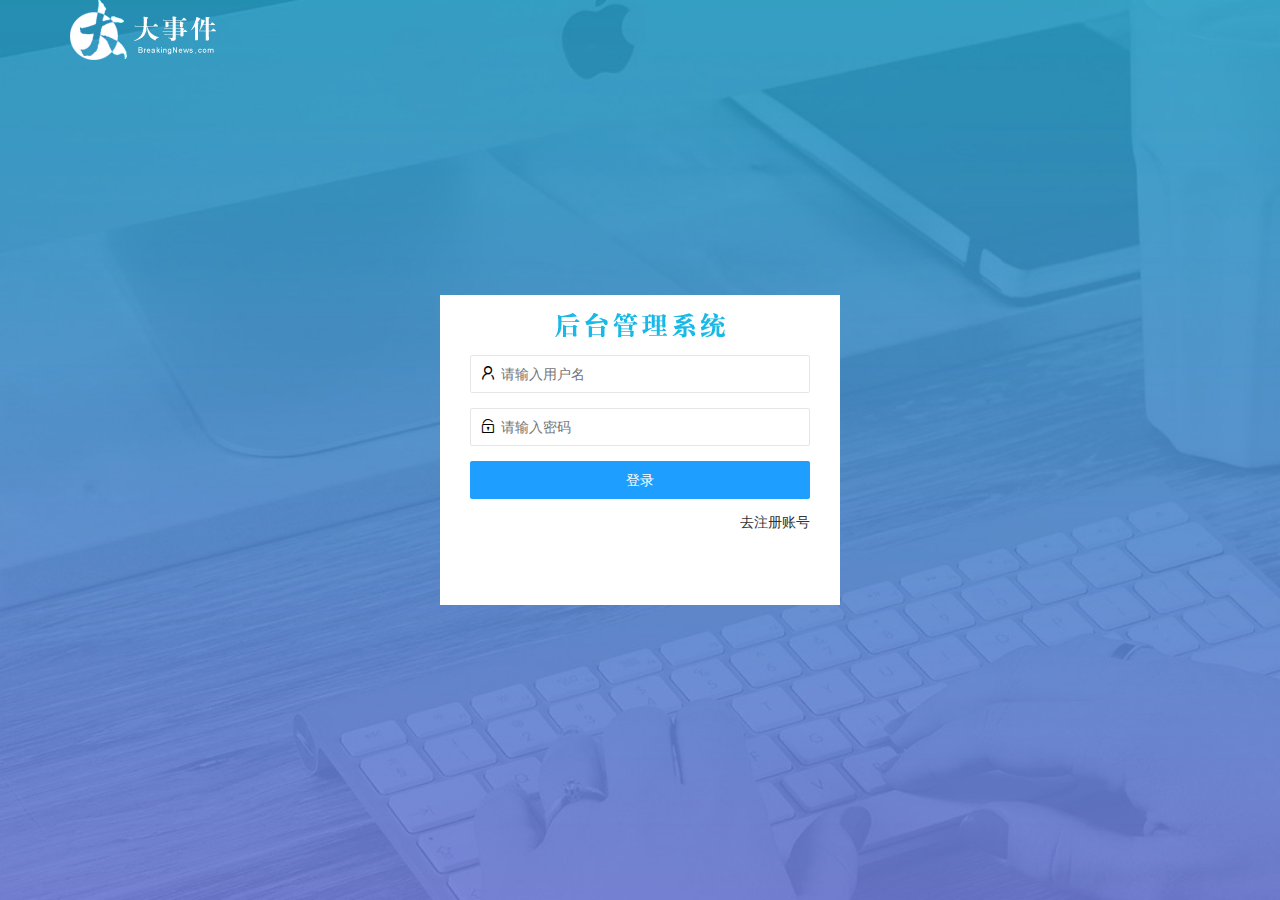
<file: login.html>
<!DOCTYPE html>
<html lang="en">

<head>
  <meta charset="UTF-8">
  <meta name="viewport" content="width=device-width, initial-scale=1.0">
  <title>Document</title>
  <link rel="stylesheet" href="./assets/lib/layui/css/layui.css">
  <link rel="stylesheet" href="./assets/css/login.css">
</head>

<body>
  <!-- logo区域 -->
  <div class="layui-main">
    <div class="logo"></div>
  </div>
  <!-- login区域 -->
  <div class="login">
    <div class="imgbox"></div>
    <div class="login-form">
      <form class="layui-form" action="" id="login-form">
        <div class="layui-form-item">
          <i class="layui-icon layui-icon-username"></i>  
          <input type="text" name="username" required lay-verify="required" placeholder="请输入用户名" autocomplete="off"
            class="layui-input">
        </div>
        <div class="layui-form-item">
          <i class="layui-icon layui-icon-password"></i>  
          <input type="password" name="password" required lay-verify="required|pwd" placeholder="请输入密码" autocomplete="off"
            class="layui-input">
        </div>
        <div class="layui-form-item">
          <button class="layui-btn layui-btn-fluid layui-btn-normal" lay-submit lay-filter="formDemo">登录</button>
        </div>
        <div class="layui-form-item links">
          <a href="javascript:;">去注册账号</a>
        </div>
      </form>
    </div>
    <div class="reg-form" style="display: none;">
      <form class="layui-form" action="" id="reg-form">
        <div class="layui-form-item">
          <i class="layui-icon layui-icon-username"></i>  
          <input type="text" name="username" required lay-verify="required" placeholder="请输入用户名" autocomplete="off"
            class="layui-input">
        </div>
        <div class="layui-form-item">
          <i class="layui-icon layui-icon-password"></i> 
          <input type="password" name="password" required lay-verify="required|pwd" placeholder="请输入密码" autocomplete="off"
            class="layui-input">
        </div>
        <div class="layui-form-item">
          <i class="layui-icon layui-icon-password"></i> 
          <input type="password" name="repassword" required lay-verify="required|pwd|repwd" placeholder="确认密码" autocomplete="off"
            class="layui-input">
        </div>
        <div class="layui-form-item">
          <button class="layui-btn layui-btn-fluid layui-btn-normal" lay-submit lay-filter="formDemo" >注册</button>
        </div>
        <div class="layui-form-item links">
          <a href="javascript:;">去登录</a>
        </div>
      </form>
    </div>
  </div>
</body>
<script src="./assets/lib/layui/layui.all.js"></script>
<script src="./assets/lib/jquery.js"></script>
<script src="./assets/js/baseAPI.js"></script>
<script src="./assets/js/login.js"></script>

</html>
</file>
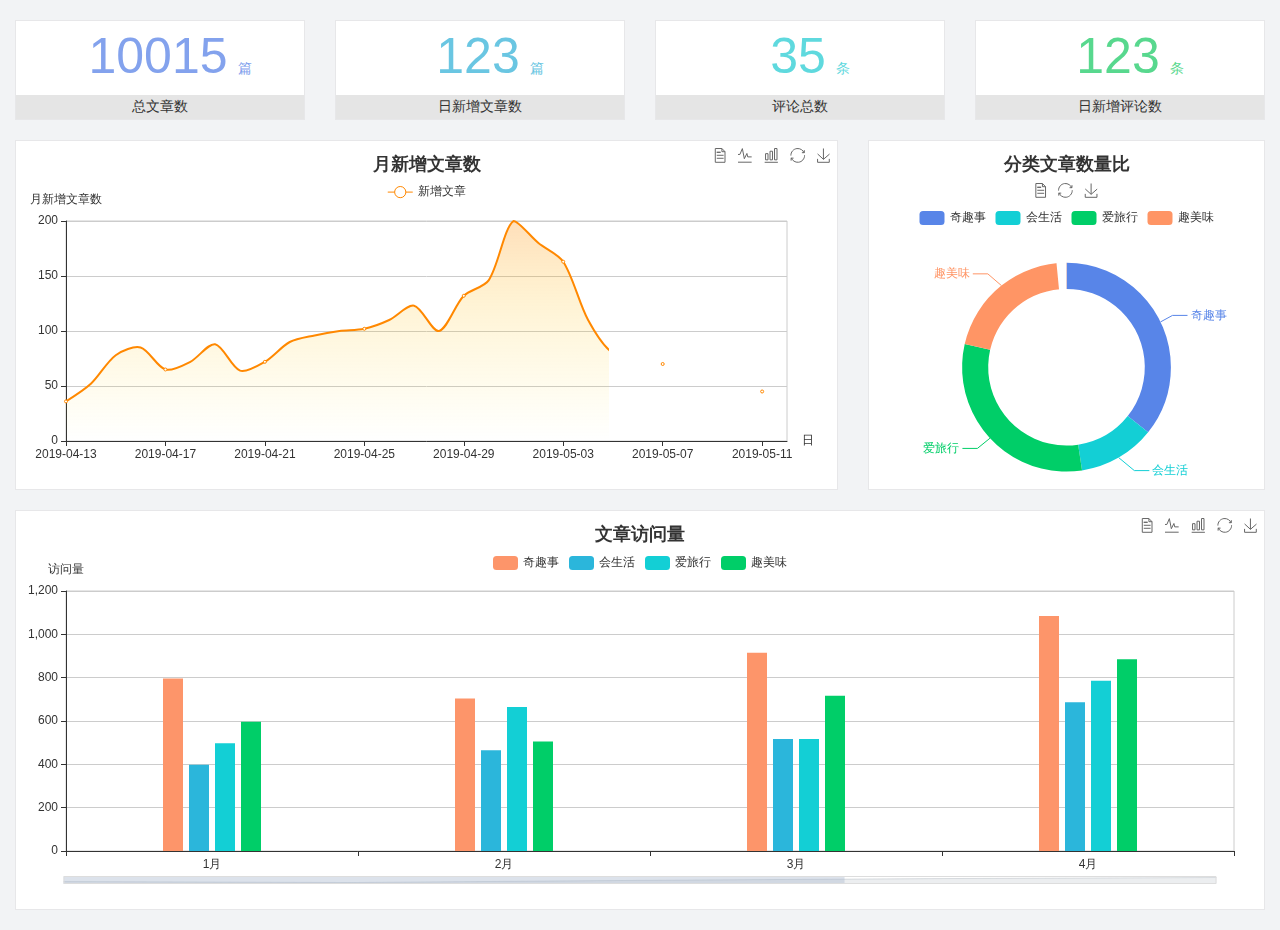
<file: home/dashboard.html>
<!DOCTYPE html>
<html lang="en">

<head>
  <meta charset="UTF-8">
  <meta name="viewport" content="width=device-width, initial-scale=1.0">
  <meta http-equiv="X-UA-Compatible" content="ie=edge">
  <title>图表统计</title>
  <link rel="stylesheet" href="../../assets/lib/bootstrap.css" />
  <link rel="stylesheet" href="../../assets/lib/main.css" />
  <script src="../../assets/lib/jquery.js"></script>
  <script type="text/javascript" src="../../assets/lib/echarts.min.js"></script>
</head>

<body>
  <div class="container-fluid">
    <div class="row spannel_list">
      <div class="col-sm-3 col-xs-6">
        <div class="spannel">
          <em>10015</em><span>篇</span>
          <b>总文章数</b>
        </div>
      </div>
      <div class="col-sm-3 col-xs-6">
        <div class="spannel scolor01">
          <em>123</em><span>篇</span>
          <b>日新增文章数</b>
        </div>
      </div>
      <div class="col-sm-3 col-xs-6">
        <div class="spannel scolor02">
          <em>35</em><span>条</span>
          <b>评论总数</b>
        </div>
      </div>
      <div class="col-sm-3 col-xs-6">
        <div class="spannel scolor03">
          <em>123</em><span>条</span>
          <b>日新增评论数</b>
        </div>
      </div>
    </div>
  </div>

  <div class="container-fluid">
    <div class="row curve-pie">
      <div class="col-lg-8 col-md-8">
        <div class="gragh_pannel" id="curve_show"></div>
      </div>
      <div class="col-lg-4 col-md-4">
        <div class="gragh_pannel" id="pie_show"></div>
      </div>
    </div>
  </div>

  <div class="container-fluid">
    <div class="column_pannel" id="column_show"></div>
  </div>

  <script>
    var oChart = echarts.init(document.getElementById('curve_show'));
    var aList_all = [
      { 'count': 36, 'date': '2019-04-13' },
      { 'count': 52, 'date': '2019-04-14' },
      { 'count': 78, 'date': '2019-04-15' },
      { 'count': 85, 'date': '2019-04-16' },
      { 'count': 65, 'date': '2019-04-17' },
      { 'count': 72, 'date': '2019-04-18' },
      { 'count': 88, 'date': '2019-04-19' },
      { 'count': 64, 'date': '2019-04-20' },
      { 'count': 72, 'date': '2019-04-21' },
      { 'count': 90, 'date': '2019-04-22' },
      { 'count': 96, 'date': '2019-04-23' },
      { 'count': 100, 'date': '2019-04-24' },
      { 'count': 102, 'date': '2019-04-25' },
      { 'count': 110, 'date': '2019-04-26' },
      { 'count': 123, 'date': '2019-04-27' },
      { 'count': 100, 'date': '2019-04-28' },
      { 'count': 132, 'date': '2019-04-29' },
      { 'count': 146, 'date': '2019-04-30' },
      { 'count': 200, 'date': '2019-05-01' },
      { 'count': 180, 'date': '2019-05-02' },
      { 'count': 163, 'date': '2019-05-03' },
      { 'count': 110, 'date': '2019-05-04' },
      { 'count': 80, 'date': '2019-05-05' },
      { 'count': 82, 'date': '2019-05-06' },
      { 'count': 70, 'date': '2019-05-07' },
      { 'count': 65, 'date': '2019-05-08' },
      { 'count': 54, 'date': '2019-05-09' },
      { 'count': 40, 'date': '2019-05-10' },
      { 'count': 45, 'date': '2019-05-11' },
      { 'count': 38, 'date': '2019-05-12' },
    ];

    let aCount = [];
    let aDate = [];

    for (var i = 0; i < aList_all.length; i++) {
      aCount.push(aList_all[i].count);
      aDate.push(aList_all[i].date);
    }

    var chartopt = {
      title: {
        text: '月新增文章数',
        left: 'center',
        top: '10'
      },
      tooltip: {
        trigger: 'axis'
      },
      legend: {
        data: ['新增文章'],
        top: '40'
      },
      toolbox: {
        show: true,
        feature: {
          mark: { show: true },
          dataView: { show: true, readOnly: false },
          magicType: { show: true, type: ['line', 'bar'] },
          restore: { show: true },
          saveAsImage: { show: true }
        }
      },
      calculable: true,
      xAxis: [
        {
          name: '日',
          type: 'category',
          boundaryGap: false,
          data: aDate
        }
      ],
      yAxis: [
        {
          name: '月新增文章数',
          type: 'value'
        }
      ],
      series: [
        {
          name: '新增文章',
          type: 'line',
          smooth: true,
          itemStyle: { normal: { areaStyle: { type: 'default' }, color: '#f80' }, lineStyle: { color: '#f80' } },
          data: aCount
        }],
      areaStyle: {
        normal: {
          color: new echarts.graphic.LinearGradient(0, 0, 0, 1, [{
            offset: 0,
            color: 'rgba(255,136,0,0.39)'
          }, {
            offset: .34,
            color: 'rgba(255,180,0,0.25)'
          }, {
            offset: 1,
            color: 'rgba(255,222,0,0.00)'
          }])

        }
      },
      grid: {
        show: true,
        x: 50,
        x2: 50,
        y: 80,
        height: 220
      }
    };

    oChart.setOption(chartopt);


    var oPie = echarts.init(document.getElementById('pie_show'));
    var oPieopt =
    {
      title: {
        top: 10,
        text: '分类文章数量比',
        x: 'center'
      },
      tooltip: {
        trigger: 'item',
        formatter: "{a} <br/>{b} : {c} ({d}%)"
      },
      color: ['#5885e8', '#13cfd5', '#00ce68', '#ff9565'],
      legend: {
        x: 'center',
        top: 65,
        data: ['奇趣事', '会生活', '爱旅行', '趣美味']
      },
      toolbox: {
        show: true,
        x: 'center',
        top: 35,
        feature: {
          mark: { show: true },
          dataView: { show: true, readOnly: false },
          magicType: {
            show: true,
            type: ['pie', 'funnel'],
            option: {
              funnel: {
                x: '25%',
                width: '50%',
                funnelAlign: 'left',
                max: 1548
              }
            }
          },
          restore: { show: true },
          saveAsImage: { show: true }
        }
      },
      calculable: true,
      series: [
        {
          name: '访问来源',
          type: 'pie',
          radius: ['45%', '60%'],
          center: ['50%', '65%'],
          data: [
            { value: 300, name: '奇趣事' },
            { value: 100, name: '会生活' },
            { value: 260, name: '爱旅行' },
            { value: 180, name: '趣美味' }
          ]
        }
      ]
    };
    oPie.setOption(oPieopt);



    var oColumn = this.echarts.init(document.getElementById('column_show'));
    var oColumnopt =
    {
      title: {
        text: '文章访问量',
        left: 'center',
        top: '10'
      },
      tooltip: {
        trigger: 'axis'
      },
      legend: {
        data: ['奇趣事', '会生活', '爱旅行', '趣美味'],
        top: '40'
      },
      toolbox: {
        show: true,
        feature: {
          mark: { show: true },
          dataView: { show: true, readOnly: false },
          magicType: { show: true, type: ['line', 'bar'] },
          restore: { show: true },
          saveAsImage: { show: true }
        }
      },
      calculable: true,
      xAxis: [
        {
          type: 'category',
          data: ['1月', '2月', '3月', '4月', '5月']
        }
      ],
      yAxis: [
        {
          name: '访问量',
          type: 'value'
        }
      ],
      series: [
        {
          name: '奇趣事',
          type: 'bar',
          barWidth: 20,
          itemStyle: {
            normal: { areaStyle: { type: 'default' }, color: '#fd956a' }
          },
          data: [800, 708, 920, 1090, 1200]
        },
        {
          name: '会生活',
          type: 'bar',
          barWidth: 20,
          itemStyle: {
            normal: { areaStyle: { type: 'default' }, color: '#2bb6db' }
          },
          data: [400, 468, 520, 690, 800]
        },
        {
          name: '爱旅行',
          type: 'bar',
          barWidth: 20,
          itemStyle: {
            normal: { areaStyle: { type: 'default' }, color: '#13cfd5' }
          },
          data: [500, 668, 520, 790, 900]
        },
        {
          name: '趣美味',
          type: 'bar',
          barWidth: 20,
          itemStyle: {
            normal: { areaStyle: { type: 'default' }, color: '#00ce68' }
          },
          data: [600, 508, 720, 890, 1000]
        }
      ],
      grid: {
        show: true,
        x: 50,
        x2: 30,
        y: 80,
        height: 260
      },
      dataZoom: [//给x轴设置滚动条
        {
          start: 0,//默认为0
          end: 100 - 1000 / 31,//默认为100
          type: 'slider',
          show: true,
          xAxisIndex: [0],
          handleSize: 0,//滑动条的 左右2个滑动条的大小
          height: 8,//组件高度
          left: 45, //左边的距离
          right: 50,//右边的距离
          bottom: 26,//右边的距离
          handleColor: '#ddd',//h滑动图标的颜色
          handleStyle: {
            borderColor: "#cacaca",
            borderWidth: "1",
            shadowBlur: 2,
            background: "#ddd",
            shadowColor: "#ddd",
          }
        }]
    };
    oColumn.setOption(oColumnopt);
  </script>
</body>

</html>
</file>
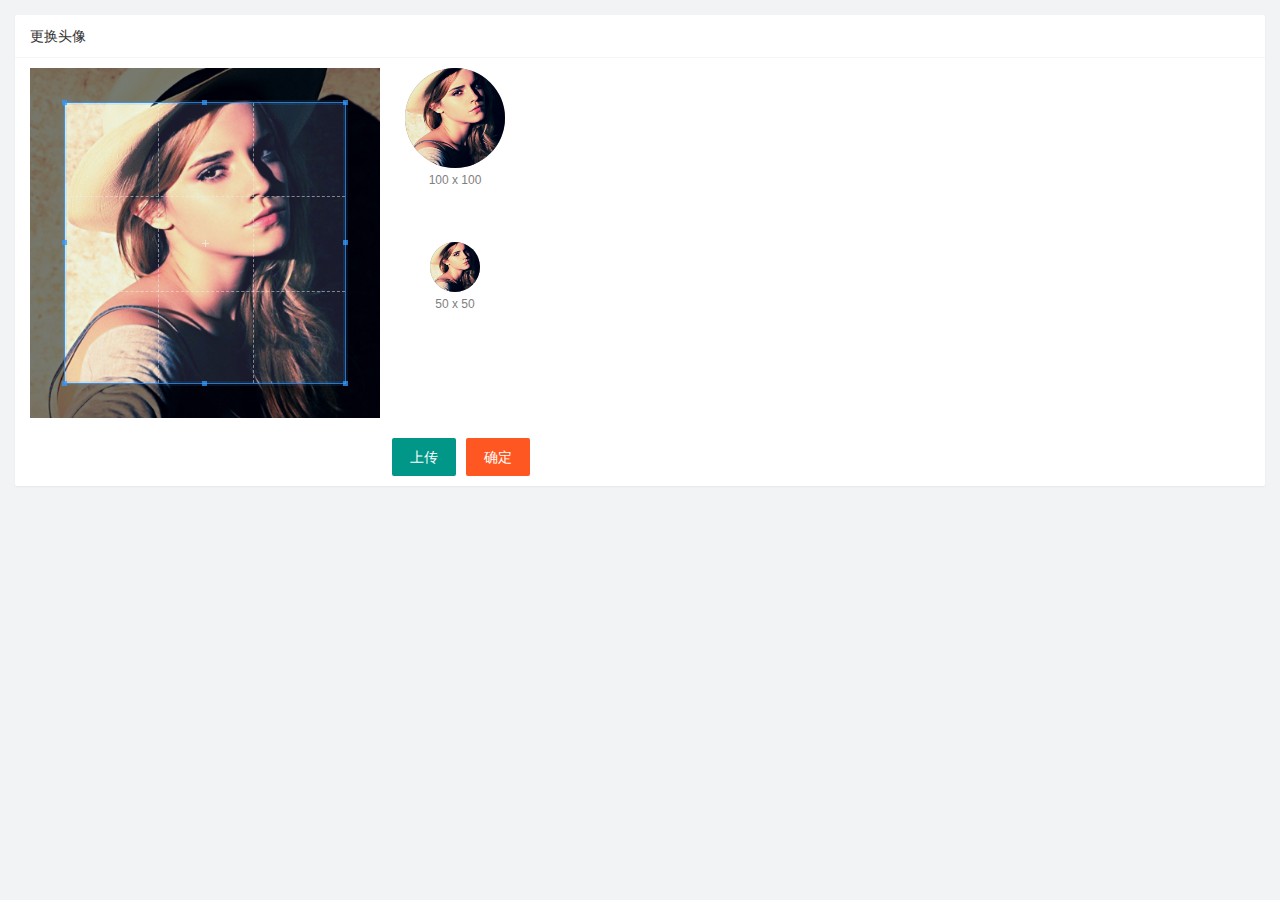
<file: user/user-avator.html>
<!DOCTYPE html>
<html lang="en">

<head>
  <meta charset="UTF-8">
  <meta name="viewport" content="width=device-width, initial-scale=1.0">
  <title>Document</title>
  <link rel="stylesheet" href="../assets/lib/cropper/cropper.css">
  <link rel="stylesheet" href="../assets/lib/layui/css/layui.css">
  <link rel="stylesheet" href="../assets/css/user-avator.css">
</head>

<body>
  <div class="layui-card">
    <div class="layui-card-header">更换头像</div>
    <div class="layui-card-body">
      <!-- 第一行的图片裁剪和预览区域 -->
      <div class="row1">
        <!-- 图片裁剪区域 -->
        <div class="cropper-box">
          <!-- 这个 img 标签很重要，将来会把它初始化为裁剪区域 -->
          <img id="image" src="/assets/images/sample.jpg" />
        </div>
        <!-- 图片的预览区域 -->
        <div class="preview-box">
          <div>
            <!-- 宽高为 100px 的预览区域 -->
            <div class="img-preview w100"></div>
            <p class="size">100 x 100</p>
          </div>
          <div>
            <!-- 宽高为 50px 的预览区域 -->
            <div class="img-preview w50"></div>
            <p class="size">50 x 50</p>
          </div>
        </div>
      </div>

      <!-- 第二行的按钮区域 -->
      <div class="row2">
        <input type="file" name="" id="file" accept="image/png,img/jpeg">
        <button type="button" class="layui-btn" id="btnChooseImg">上传</button>
        <button type="button" class="layui-btn layui-btn-danger" id="btnUpload">确定</button>
      </div>
    </div>
  </div>
</body>
<script src="../assets/lib/jquery.js"></script>
<script src="../assets/lib/cropper/Cropper.js"></script>
<script src="../assets/lib/cropper/jquery-cropper.js"></script>
<script src="../assets/lib/layui/layui.all.js"></script>
<script src="../assets/js/baseAPI.js"></script>
<script src="../assets/js/user-avator.js"></script>

</html>
</file>
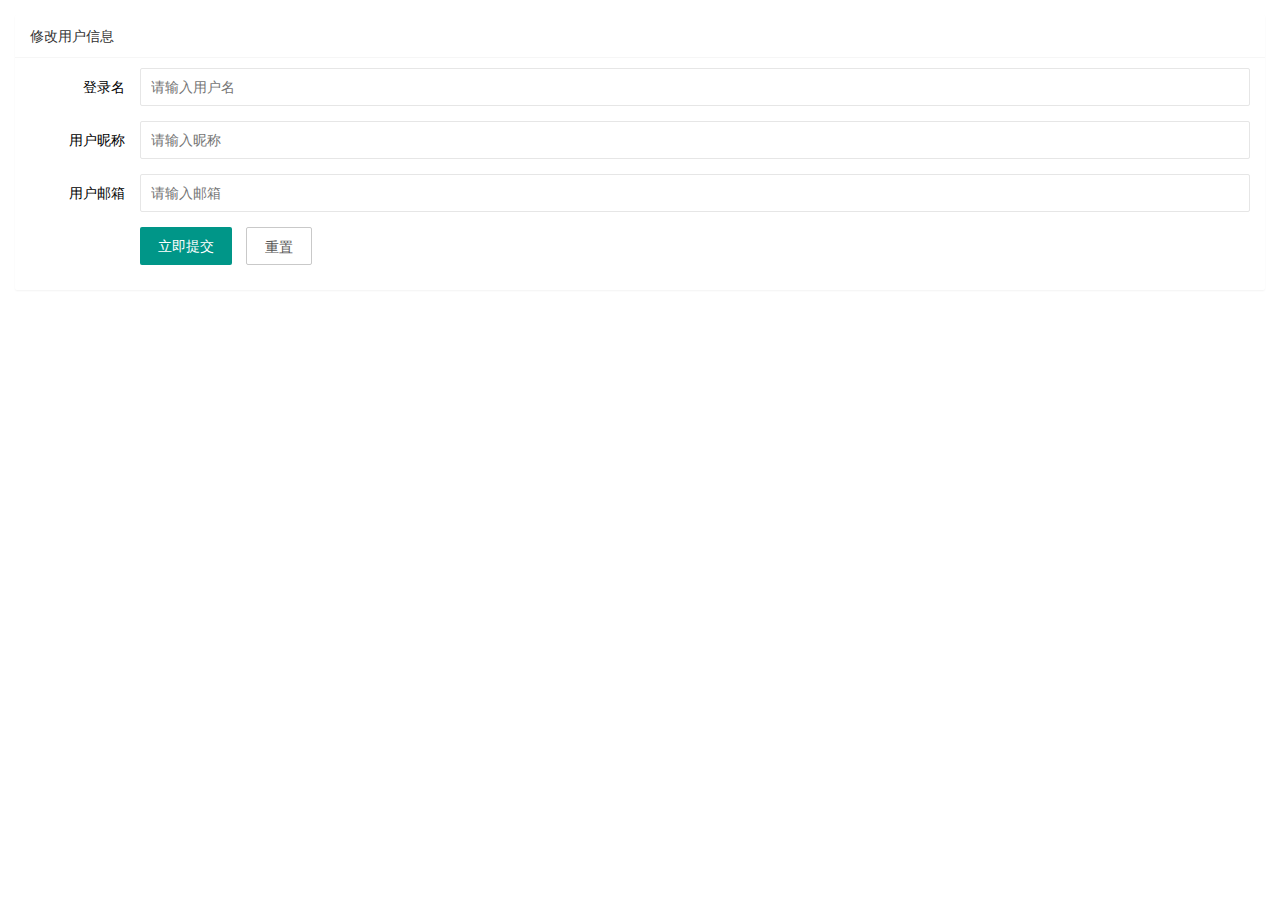
<file: user/userinfo.html>
<!DOCTYPE html>
<html lang="en">
<head>
  <meta charset="UTF-8">
  <meta name="viewport" content="width=device-width, initial-scale=1.0">
  <title>Document</title>
  <link rel="stylesheet" href="../assets/lib/layui/css/layui.css">
  <link rel="stylesheet" href="../assets/css/userinfo.css">
</head>
<body>
  <div class="layui-card">
    <div class="layui-card-header">修改用户信息</div>
    <div class="layui-card-body">
      <form class="layui-form" action=""  lay-filter="user-form">
        
        <input type="hidden" name="id">
        <div class="layui-form-item">
          <label class="layui-form-label" >登录名</label>
          <div class="layui-input-block">
            <input type="text" name="username" required  lay-verify="required" placeholder="请输入用户名" autocomplete="off" class="layui-input" readonly>
          </div>
        </div>
        <div class="layui-form-item">
          <label class="layui-form-label">用户昵称</label>
          <div class="layui-input-block">
            <input type="text" name="nickname" required  lay-verify="required|nickname" placeholder="请输入昵称" autocomplete="off" class="layui-input">
          </div>
        </div>
        <div class="layui-form-item">
          <label class="layui-form-label">用户邮箱</label>
          <div class="layui-input-block">
            <input type="text" name="email" required  lay-verify="required|email" placeholder="请输入邮箱" autocomplete="off" class="layui-input">
          </div>
        </div>
        <div class="layui-form-item">
          <div class="layui-input-block">
            <button class="layui-btn" lay-submit lay-filter="formDemo">立即提交</button>
            <button type="reset" class="layui-btn layui-btn-primary" id="btnRest">重置</button>
          </div>
        </div>
      </form>
    </div>
  </div>
</body>

<script src="../assets/lib/layui/layui.all.js"></script>
<script src="../assets/lib/jquery.js"></script>
<script src="../assets/js/baseAPI.js"></script>
<script src="../assets/js/uaerinfo.js"></script>
</html>
</file>
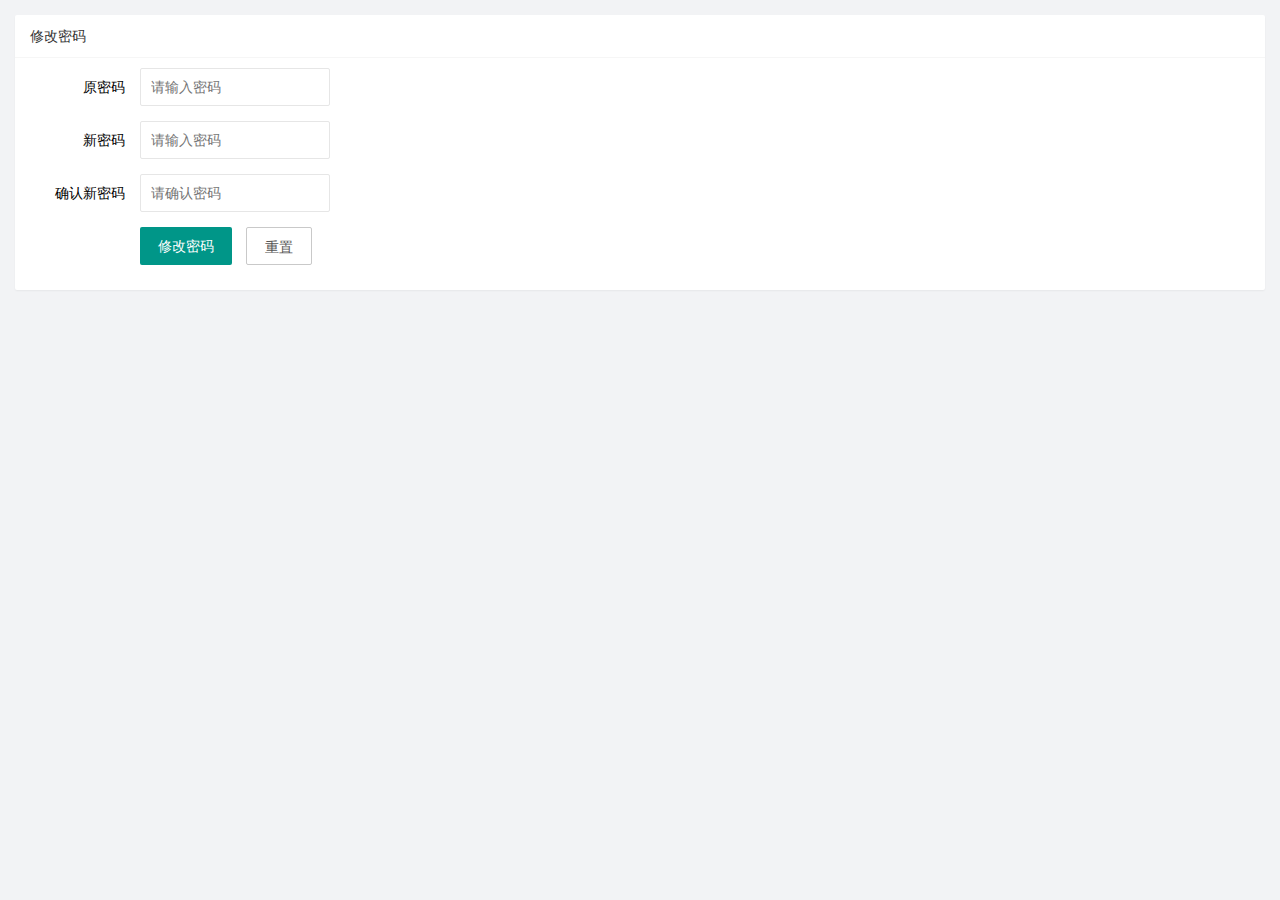
<file: user/userpwd.html>
<!DOCTYPE html>
<html lang="en">

<head>
  <meta charset="UTF-8">
  <meta name="viewport" content="width=device-width, initial-scale=1.0">
  <title>Document</title>
  <link rel="stylesheet" href="../assets/lib/layui/css/layui.css">
  <link rel="stylesheet" href="../assets/css/userpwd.css">
</head>

<body>
  <div class="layui-card">
    <div class="layui-card-header">修改密码</div>
    <div class="layui-card-body">
      <form class="layui-form" action="" lay-filter="user-form">
        <div class="layui-form-item">
          <label class="layui-form-label">原密码</label>
          <div class="layui-input-inline">
            <input type="password" name="oldPwd" required lay-verify="required|pwd" placeholder="请输入密码" autocomplete="off" class="layui-input">
          </div>

        </div> <div class="layui-form-item">
          <label class="layui-form-label">新密码</label>
          <div class="layui-input-inline">
            <input type="password" name="newPwd" required lay-verify="required|pwd|samepwd" placeholder="请输入密码" autocomplete="off" class="layui-input">
          </div>

        </div> <div class="layui-form-item">
          <label class="layui-form-label">确认新密码</label>
          <div class="layui-input-inline">
            <input type="password" name="rePwd" required lay-verify="required|pwd|repwd" placeholder="请确认密码" autocomplete="off" class="layui-input">
          </div>
        </div>
        <div class="layui-form-item">
          <div class="layui-input-block">
            <button class="layui-btn" lay-submit lay-filter="formDemo">修改密码</button>
            <button type="reset" class="layui-btn layui-btn-primary" id="restBtn">重置</button>
          </div>
        </div>
      </form>
    </div>
  </div>
</body>


<script src="../assets/lib/jquery.js"></script>
<script src="../assets/js/baseAPI.js"></script>
<script src="../assets/lib/layui/layui.all.js"></script>
<script src="../assets/js/userpwd.js"></script>

</html>
</file>
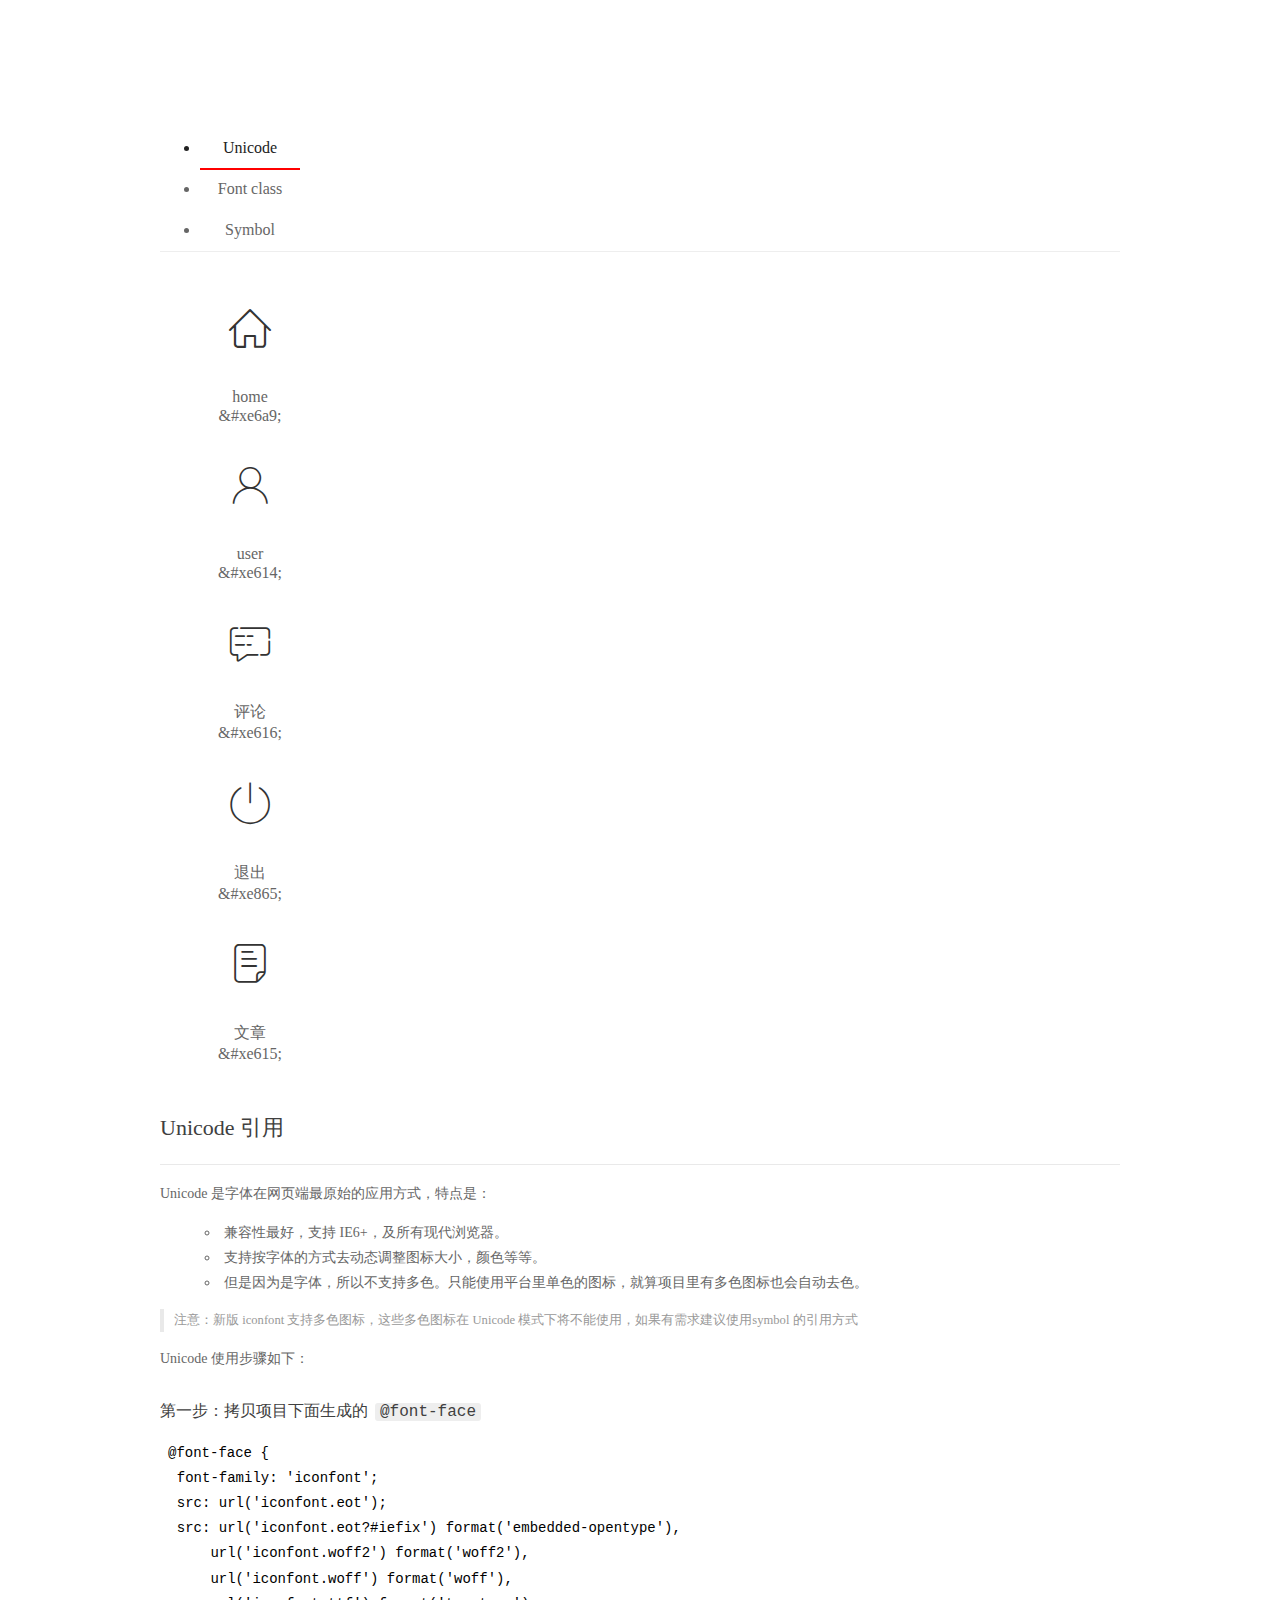
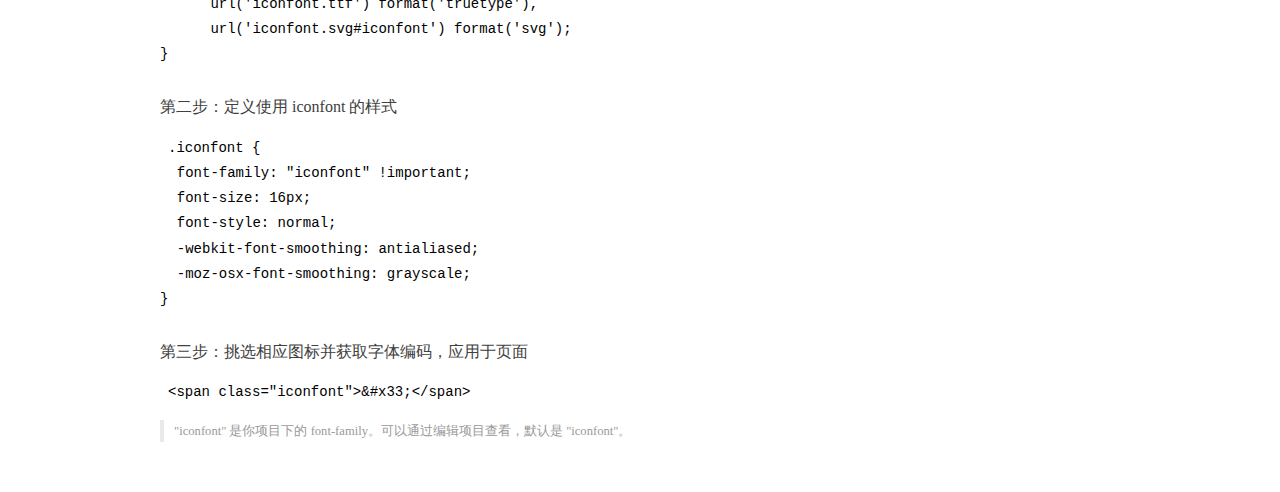
<file: assets/fonts/demo_index.html>
<!DOCTYPE html>
<html>
<head>
  <meta charset="utf-8"/>
  <title>IconFont Demo</title>
  <link rel="shortcut icon" href="https://gtms04.alicdn.com/tps/i4/TB1_oz6GVXXXXaFXpXXJDFnIXXX-64-64.ico" type="image/x-icon"/>
  <link rel="stylesheet" href="https://g.alicdn.com/thx/cube/1.3.2/cube.min.css">
  <link rel="stylesheet" href="demo.css">
  <link rel="stylesheet" href="iconfont.css">
  <script src="iconfont.js"></script>
  <!-- jQuery -->
  <script src="https://a1.alicdn.com/oss/uploads/2018/12/26/7bfddb60-08e8-11e9-9b04-53e73bb6408b.js"></script>
  <!-- 代码高亮 -->
  <script src="https://a1.alicdn.com/oss/uploads/2018/12/26/a3f714d0-08e6-11e9-8a15-ebf944d7534c.js"></script>
</head>
<body>
  <div class="main">
    <h1 class="logo"><a href="https://www.iconfont.cn/" title="iconfont 首页" target="_blank">&#xe86b;</a></h1>
    <div class="nav-tabs">
      <ul id="tabs" class="dib-box">
        <li class="dib active"><span>Unicode</span></li>
        <li class="dib"><span>Font class</span></li>
        <li class="dib"><span>Symbol</span></li>
      </ul>
      
    </div>
    <div class="tab-container">
      <div class="content unicode" style="display: block;">
          <ul class="icon_lists dib-box">
          
            <li class="dib">
              <span class="icon iconfont">&#xe6a9;</span>
                <div class="name">home</div>
                <div class="code-name">&amp;#xe6a9;</div>
              </li>
          
            <li class="dib">
              <span class="icon iconfont">&#xe614;</span>
                <div class="name">user</div>
                <div class="code-name">&amp;#xe614;</div>
              </li>
          
            <li class="dib">
              <span class="icon iconfont">&#xe616;</span>
                <div class="name">评论</div>
                <div class="code-name">&amp;#xe616;</div>
              </li>
          
            <li class="dib">
              <span class="icon iconfont">&#xe865;</span>
                <div class="name">退出</div>
                <div class="code-name">&amp;#xe865;</div>
              </li>
          
            <li class="dib">
              <span class="icon iconfont">&#xe615;</span>
                <div class="name">文章</div>
                <div class="code-name">&amp;#xe615;</div>
              </li>
          
          </ul>
          <div class="article markdown">
          <h2 id="unicode-">Unicode 引用</h2>
          <hr>

          <p>Unicode 是字体在网页端最原始的应用方式，特点是：</p>
          <ul>
            <li>兼容性最好，支持 IE6+，及所有现代浏览器。</li>
            <li>支持按字体的方式去动态调整图标大小，颜色等等。</li>
            <li>但是因为是字体，所以不支持多色。只能使用平台里单色的图标，就算项目里有多色图标也会自动去色。</li>
          </ul>
          <blockquote>
            <p>注意：新版 iconfont 支持多色图标，这些多色图标在 Unicode 模式下将不能使用，如果有需求建议使用symbol 的引用方式</p>
          </blockquote>
          <p>Unicode 使用步骤如下：</p>
          <h3 id="-font-face">第一步：拷贝项目下面生成的 <code>@font-face</code></h3>
<pre><code class="language-css"
>@font-face {
  font-family: 'iconfont';
  src: url('iconfont.eot');
  src: url('iconfont.eot?#iefix') format('embedded-opentype'),
      url('iconfont.woff2') format('woff2'),
      url('iconfont.woff') format('woff'),
      url('iconfont.ttf') format('truetype'),
      url('iconfont.svg#iconfont') format('svg');
}
</code></pre>
          <h3 id="-iconfont-">第二步：定义使用 iconfont 的样式</h3>
<pre><code class="language-css"
>.iconfont {
  font-family: "iconfont" !important;
  font-size: 16px;
  font-style: normal;
  -webkit-font-smoothing: antialiased;
  -moz-osx-font-smoothing: grayscale;
}
</code></pre>
          <h3 id="-">第三步：挑选相应图标并获取字体编码，应用于页面</h3>
<pre>
<code class="language-html"
>&lt;span class="iconfont"&gt;&amp;#x33;&lt;/span&gt;
</code></pre>
          <blockquote>
            <p>"iconfont" 是你项目下的 font-family。可以通过编辑项目查看，默认是 "iconfont"。</p>
          </blockquote>
          </div>
      </div>
      <div class="content font-class">
        <ul class="icon_lists dib-box">
          
          <li class="dib">
            <span class="icon iconfont icon-home"></span>
            <div class="name">
              home
            </div>
            <div class="code-name">.icon-home
            </div>
          </li>
          
          <li class="dib">
            <span class="icon iconfont icon-user"></span>
            <div class="name">
              user
            </div>
            <div class="code-name">.icon-user
            </div>
          </li>
          
          <li class="dib">
            <span class="icon iconfont icon-pinglun"></span>
            <div class="name">
              评论
            </div>
            <div class="code-name">.icon-pinglun
            </div>
          </li>
          
          <li class="dib">
            <span class="icon iconfont icon-tuichu"></span>
            <div class="name">
              退出
            </div>
            <div class="code-name">.icon-tuichu
            </div>
          </li>
          
          <li class="dib">
            <span class="icon iconfont icon-16"></span>
            <div class="name">
              文章
            </div>
            <div class="code-name">.icon-16
            </div>
          </li>
          
        </ul>
        <div class="article markdown">
        <h2 id="font-class-">font-class 引用</h2>
        <hr>

        <p>font-class 是 Unicode 使用方式的一种变种，主要是解决 Unicode 书写不直观，语意不明确的问题。</p>
        <p>与 Unicode 使用方式相比，具有如下特点：</p>
        <ul>
          <li>兼容性良好，支持 IE8+，及所有现代浏览器。</li>
          <li>相比于 Unicode 语意明确，书写更直观。可以很容易分辨这个 icon 是什么。</li>
          <li>因为使用 class 来定义图标，所以当要替换图标时，只需要修改 class 里面的 Unicode 引用。</li>
          <li>不过因为本质上还是使用的字体，所以多色图标还是不支持的。</li>
        </ul>
        <p>使用步骤如下：</p>
        <h3 id="-fontclass-">第一步：引入项目下面生成的 fontclass 代码：</h3>
<pre><code class="language-html">&lt;link rel="stylesheet" href="./iconfont.css"&gt;
</code></pre>
        <h3 id="-">第二步：挑选相应图标并获取类名，应用于页面：</h3>
<pre><code class="language-html">&lt;span class="iconfont icon-xxx"&gt;&lt;/span&gt;
</code></pre>
        <blockquote>
          <p>"
            iconfont" 是你项目下的 font-family。可以通过编辑项目查看，默认是 "iconfont"。</p>
        </blockquote>
      </div>
      </div>
      <div class="content symbol">
          <ul class="icon_lists dib-box">
          
            <li class="dib">
                <svg class="icon svg-icon" aria-hidden="true">
                  <use xlink:href="#icon-home"></use>
                </svg>
                <div class="name">home</div>
                <div class="code-name">#icon-home</div>
            </li>
          
            <li class="dib">
                <svg class="icon svg-icon" aria-hidden="true">
                  <use xlink:href="#icon-user"></use>
                </svg>
                <div class="name">user</div>
                <div class="code-name">#icon-user</div>
            </li>
          
            <li class="dib">
                <svg class="icon svg-icon" aria-hidden="true">
                  <use xlink:href="#icon-pinglun"></use>
                </svg>
                <div class="name">评论</div>
                <div class="code-name">#icon-pinglun</div>
            </li>
          
            <li class="dib">
                <svg class="icon svg-icon" aria-hidden="true">
                  <use xlink:href="#icon-tuichu"></use>
                </svg>
                <div class="name">退出</div>
                <div class="code-name">#icon-tuichu</div>
            </li>
          
            <li class="dib">
                <svg class="icon svg-icon" aria-hidden="true">
                  <use xlink:href="#icon-16"></use>
                </svg>
                <div class="name">文章</div>
                <div class="code-name">#icon-16</div>
            </li>
          
          </ul>
          <div class="article markdown">
          <h2 id="symbol-">Symbol 引用</h2>
          <hr>

          <p>这是一种全新的使用方式，应该说这才是未来的主流，也是平台目前推荐的用法。相关介绍可以参考这篇<a href="">文章</a>
            这种用法其实是做了一个 SVG 的集合，与另外两种相比具有如下特点：</p>
          <ul>
            <li>支持多色图标了，不再受单色限制。</li>
            <li>通过一些技巧，支持像字体那样，通过 <code>font-size</code>, <code>color</code> 来调整样式。</li>
            <li>兼容性较差，支持 IE9+，及现代浏览器。</li>
            <li>浏览器渲染 SVG 的性能一般，还不如 png。</li>
          </ul>
          <p>使用步骤如下：</p>
          <h3 id="-symbol-">第一步：引入项目下面生成的 symbol 代码：</h3>
<pre><code class="language-html">&lt;script src="./iconfont.js"&gt;&lt;/script&gt;
</code></pre>
          <h3 id="-css-">第二步：加入通用 CSS 代码（引入一次就行）：</h3>
<pre><code class="language-html">&lt;style&gt;
.icon {
  width: 1em;
  height: 1em;
  vertical-align: -0.15em;
  fill: currentColor;
  overflow: hidden;
}
&lt;/style&gt;
</code></pre>
          <h3 id="-">第三步：挑选相应图标并获取类名，应用于页面：</h3>
<pre><code class="language-html">&lt;svg class="icon" aria-hidden="true"&gt;
  &lt;use xlink:href="#icon-xxx"&gt;&lt;/use&gt;
&lt;/svg&gt;
</code></pre>
          </div>
      </div>

    </div>
  </div>
  <script>
  $(document).ready(function () {
      $('.tab-container .content:first').show()

      $('#tabs li').click(function (e) {
        var tabContent = $('.tab-container .content')
        var index = $(this).index()

        if ($(this).hasClass('active')) {
          return
        } else {
          $('#tabs li').removeClass('active')
          $(this).addClass('active')

          tabContent.hide().eq(index).fadeIn()
        }
      })
    })
  </script>
</body>
</html>
</file>
<file: assets/lib/layui/css/layui.css>
/** layui-v2.5.5 MIT License By https://www.layui.com */
 .layui-inline,img{display:inline-block;vertical-align:middle}h1,h2,h3,h4,h5,h6{font-weight:400}.layui-edge,.layui-header,.layui-inline,.layui-main{position:relative}.layui-body,.layui-edge,.layui-elip{overflow:hidden}.layui-btn,.layui-edge,.layui-inline,img{vertical-align:middle}.layui-btn,.layui-disabled,.layui-icon,.layui-unselect{-moz-user-select:none;-webkit-user-select:none;-ms-user-select:none}.layui-elip,.layui-form-checkbox span,.layui-form-pane .layui-form-label{text-overflow:ellipsis;white-space:nowrap}.layui-breadcrumb,.layui-tree-btnGroup{visibility:hidden}blockquote,body,button,dd,div,dl,dt,form,h1,h2,h3,h4,h5,h6,input,li,ol,p,pre,td,textarea,th,ul{margin:0;padding:0;-webkit-tap-highlight-color:rgba(0,0,0,0)}a:active,a:hover{outline:0}img{border:none}li{list-style:none}table{border-collapse:collapse;border-spacing:0}h4,h5,h6{font-size:100%}button,input,optgroup,option,select,textarea{font-family:inherit;font-size:inherit;font-style:inherit;font-weight:inherit;outline:0}pre{white-space:pre-wrap;white-space:-moz-pre-wrap;white-space:-pre-wrap;white-space:-o-pre-wrap;word-wrap:break-word}body{line-height:24px;font:14px Helvetica Neue,Helvetica,PingFang SC,Tahoma,Arial,sans-serif}hr{height:1px;margin:10px 0;border:0;clear:both}a{color:#333;text-decoration:none}a:hover{color:#777}a cite{font-style:normal;*cursor:pointer}.layui-border-box,.layui-border-box *{box-sizing:border-box}.layui-box,.layui-box *{box-sizing:content-box}.layui-clear{clear:both;*zoom:1}.layui-clear:after{content:'\20';clear:both;*zoom:1;display:block;height:0}.layui-inline{*display:inline;*zoom:1}.layui-edge{display:inline-block;width:0;height:0;border-width:6px;border-style:dashed;border-color:transparent}.layui-edge-top{top:-4px;border-bottom-color:#999;border-bottom-style:solid}.layui-edge-right{border-left-color:#999;border-left-style:solid}.layui-edge-bottom{top:2px;border-top-color:#999;border-top-style:solid}.layui-edge-left{border-right-color:#999;border-right-style:solid}.layui-disabled,.layui-disabled:hover{color:#d2d2d2!important;cursor:not-allowed!important}.layui-circle{border-radius:100%}.layui-show{display:block!important}.layui-hide{display:none!important}@font-face{font-family:layui-icon;src:url(../font/iconfont.eot?v=250);src:url(../font/iconfont.eot?v=250#iefix) format('embedded-opentype'),url(../font/iconfont.woff2?v=250) format('woff2'),url(../font/iconfont.woff?v=250) format('woff'),url(../font/iconfont.ttf?v=250) format('truetype'),url(../font/iconfont.svg?v=250#layui-icon) format('svg')}.layui-icon{font-family:layui-icon!important;font-size:16px;font-style:normal;-webkit-font-smoothing:antialiased;-moz-osx-font-smoothing:grayscale}.layui-icon-reply-fill:before{content:"\e611"}.layui-icon-set-fill:before{content:"\e614"}.layui-icon-menu-fill:before{content:"\e60f"}.layui-icon-search:before{content:"\e615"}.layui-icon-share:before{content:"\e641"}.layui-icon-set-sm:before{content:"\e620"}.layui-icon-engine:before{content:"\e628"}.layui-icon-close:before{content:"\1006"}.layui-icon-close-fill:before{content:"\1007"}.layui-icon-chart-screen:before{content:"\e629"}.layui-icon-star:before{content:"\e600"}.layui-icon-circle-dot:before{content:"\e617"}.layui-icon-chat:before{content:"\e606"}.layui-icon-release:before{content:"\e609"}.layui-icon-list:before{content:"\e60a"}.layui-icon-chart:before{content:"\e62c"}.layui-icon-ok-circle:before{content:"\1005"}.layui-icon-layim-theme:before{content:"\e61b"}.layui-icon-table:before{content:"\e62d"}.layui-icon-right:before{content:"\e602"}.layui-icon-left:before{content:"\e603"}.layui-icon-cart-simple:before{content:"\e698"}.layui-icon-face-cry:before{content:"\e69c"}.layui-icon-face-smile:before{content:"\e6af"}.layui-icon-survey:before{content:"\e6b2"}.layui-icon-tree:before{content:"\e62e"}.layui-icon-upload-circle:before{content:"\e62f"}.layui-icon-add-circle:before{content:"\e61f"}.layui-icon-download-circle:before{content:"\e601"}.layui-icon-templeate-1:before{content:"\e630"}.layui-icon-util:before{content:"\e631"}.layui-icon-face-surprised:before{content:"\e664"}.layui-icon-edit:before{content:"\e642"}.layui-icon-speaker:before{content:"\e645"}.layui-icon-down:before{content:"\e61a"}.layui-icon-file:before{content:"\e621"}.layui-icon-layouts:before{content:"\e632"}.layui-icon-rate-half:before{content:"\e6c9"}.layui-icon-add-circle-fine:before{content:"\e608"}.layui-icon-prev-circle:before{content:"\e633"}.layui-icon-read:before{content:"\e705"}.layui-icon-404:before{content:"\e61c"}.layui-icon-carousel:before{content:"\e634"}.layui-icon-help:before{content:"\e607"}.layui-icon-code-circle:before{content:"\e635"}.layui-icon-water:before{content:"\e636"}.layui-icon-username:before{content:"\e66f"}.layui-icon-find-fill:before{content:"\e670"}.layui-icon-about:before{content:"\e60b"}.layui-icon-location:before{content:"\e715"}.layui-icon-up:before{content:"\e619"}.layui-icon-pause:before{content:"\e651"}.layui-icon-date:before{content:"\e637"}.layui-icon-layim-uploadfile:before{content:"\e61d"}.layui-icon-delete:before{content:"\e640"}.layui-icon-play:before{content:"\e652"}.layui-icon-top:before{content:"\e604"}.layui-icon-friends:before{content:"\e612"}.layui-icon-refresh-3:before{content:"\e9aa"}.layui-icon-ok:before{content:"\e605"}.layui-icon-layer:before{content:"\e638"}.layui-icon-face-smile-fine:before{content:"\e60c"}.layui-icon-dollar:before{content:"\e659"}.layui-icon-group:before{content:"\e613"}.layui-icon-layim-download:before{content:"\e61e"}.layui-icon-picture-fine:before{content:"\e60d"}.layui-icon-link:before{content:"\e64c"}.layui-icon-diamond:before{content:"\e735"}.layui-icon-log:before{content:"\e60e"}.layui-icon-rate-solid:before{content:"\e67a"}.layui-icon-fonts-del:before{content:"\e64f"}.layui-icon-unlink:before{content:"\e64d"}.layui-icon-fonts-clear:before{content:"\e639"}.layui-icon-triangle-r:before{content:"\e623"}.layui-icon-circle:before{content:"\e63f"}.layui-icon-radio:before{content:"\e643"}.layui-icon-align-center:before{content:"\e647"}.layui-icon-align-right:before{content:"\e648"}.layui-icon-align-left:before{content:"\e649"}.layui-icon-loading-1:before{content:"\e63e"}.layui-icon-return:before{content:"\e65c"}.layui-icon-fonts-strong:before{content:"\e62b"}.layui-icon-upload:before{content:"\e67c"}.layui-icon-dialogue:before{content:"\e63a"}.layui-icon-video:before{content:"\e6ed"}.layui-icon-headset:before{content:"\e6fc"}.layui-icon-cellphone-fine:before{content:"\e63b"}.layui-icon-add-1:before{content:"\e654"}.layui-icon-face-smile-b:before{content:"\e650"}.layui-icon-fonts-html:before{content:"\e64b"}.layui-icon-form:before{content:"\e63c"}.layui-icon-cart:before{content:"\e657"}.layui-icon-camera-fill:before{content:"\e65d"}.layui-icon-tabs:before{content:"\e62a"}.layui-icon-fonts-code:before{content:"\e64e"}.layui-icon-fire:before{content:"\e756"}.layui-icon-set:before{content:"\e716"}.layui-icon-fonts-u:before{content:"\e646"}.layui-icon-triangle-d:before{content:"\e625"}.layui-icon-tips:before{content:"\e702"}.layui-icon-picture:before{content:"\e64a"}.layui-icon-more-vertical:before{content:"\e671"}.layui-icon-flag:before{content:"\e66c"}.layui-icon-loading:before{content:"\e63d"}.layui-icon-fonts-i:before{content:"\e644"}.layui-icon-refresh-1:before{content:"\e666"}.layui-icon-rmb:before{content:"\e65e"}.layui-icon-home:before{content:"\e68e"}.layui-icon-user:before{content:"\e770"}.layui-icon-notice:before{content:"\e667"}.layui-icon-login-weibo:before{content:"\e675"}.layui-icon-voice:before{content:"\e688"}.layui-icon-upload-drag:before{content:"\e681"}.layui-icon-login-qq:before{content:"\e676"}.layui-icon-snowflake:before{content:"\e6b1"}.layui-icon-file-b:before{content:"\e655"}.layui-icon-template:before{content:"\e663"}.layui-icon-auz:before{content:"\e672"}.layui-icon-console:before{content:"\e665"}.layui-icon-app:before{content:"\e653"}.layui-icon-prev:before{content:"\e65a"}.layui-icon-website:before{content:"\e7ae"}.layui-icon-next:before{content:"\e65b"}.layui-icon-component:before{content:"\e857"}.layui-icon-more:before{content:"\e65f"}.layui-icon-login-wechat:before{content:"\e677"}.layui-icon-shrink-right:before{content:"\e668"}.layui-icon-spread-left:before{content:"\e66b"}.layui-icon-camera:before{content:"\e660"}.layui-icon-note:before{content:"\e66e"}.layui-icon-refresh:before{content:"\e669"}.layui-icon-female:before{content:"\e661"}.layui-icon-male:before{content:"\e662"}.layui-icon-password:before{content:"\e673"}.layui-icon-senior:before{content:"\e674"}.layui-icon-theme:before{content:"\e66a"}.layui-icon-tread:before{content:"\e6c5"}.layui-icon-praise:before{content:"\e6c6"}.layui-icon-star-fill:before{content:"\e658"}.layui-icon-rate:before{content:"\e67b"}.layui-icon-template-1:before{content:"\e656"}.layui-icon-vercode:before{content:"\e679"}.layui-icon-cellphone:before{content:"\e678"}.layui-icon-screen-full:before{content:"\e622"}.layui-icon-screen-restore:before{content:"\e758"}.layui-icon-cols:before{content:"\e610"}.layui-icon-export:before{content:"\e67d"}.layui-icon-print:before{content:"\e66d"}.layui-icon-slider:before{content:"\e714"}.layui-icon-addition:before{content:"\e624"}.layui-icon-subtraction:before{content:"\e67e"}.layui-icon-service:before{content:"\e626"}.layui-icon-transfer:before{content:"\e691"}.layui-main{width:1140px;margin:0 auto}.layui-header{z-index:1000;height:60px}.layui-header a:hover{transition:all .5s;-webkit-transition:all .5s}.layui-side{position:fixed;left:0;top:0;bottom:0;z-index:999;width:200px;overflow-x:hidden}.layui-side-scroll{position:relative;width:220px;height:100%;overflow-x:hidden}.layui-body{position:absolute;left:200px;right:0;top:0;bottom:0;z-index:998;width:auto;overflow-y:auto;box-sizing:border-box}.layui-layout-body{overflow:hidden}.layui-layout-admin .layui-header{background-color:#23262E}.layui-layout-admin .layui-side{top:60px;width:200px;overflow-x:hidden}.layui-layout-admin .layui-body{position:fixed;top:60px;bottom:44px}.layui-layout-admin .layui-main{width:auto;margin:0 15px}.layui-layout-admin .layui-footer{position:fixed;left:200px;right:0;bottom:0;height:44px;line-height:44px;padding:0 15px;background-color:#eee}.layui-layout-admin .layui-logo{position:absolute;left:0;top:0;width:200px;height:100%;line-height:60px;text-align:center;color:#009688;font-size:16px}.layui-layout-admin .layui-header .layui-nav{background:0 0}.layui-layout-left{position:absolute!important;left:200px;top:0}.layui-layout-right{position:absolute!important;right:0;top:0}.layui-container{position:relative;margin:0 auto;padding:0 15px;box-sizing:border-box}.layui-fluid{position:relative;margin:0 auto;padding:0 15px}.layui-row:after,.layui-row:before{content:'';display:block;clear:both}.layui-col-lg1,.layui-col-lg10,.layui-col-lg11,.layui-col-lg12,.layui-col-lg2,.layui-col-lg3,.layui-col-lg4,.layui-col-lg5,.layui-col-lg6,.layui-col-lg7,.layui-col-lg8,.layui-col-lg9,.layui-col-md1,.layui-col-md10,.layui-col-md11,.layui-col-md12,.layui-col-md2,.layui-col-md3,.layui-col-md4,.layui-col-md5,.layui-col-md6,.layui-col-md7,.layui-col-md8,.layui-col-md9,.layui-col-sm1,.layui-col-sm10,.layui-col-sm11,.layui-col-sm12,.layui-col-sm2,.layui-col-sm3,.layui-col-sm4,.layui-col-sm5,.layui-col-sm6,.layui-col-sm7,.layui-col-sm8,.layui-col-sm9,.layui-col-xs1,.layui-col-xs10,.layui-col-xs11,.layui-col-xs12,.layui-col-xs2,.layui-col-xs3,.layui-col-xs4,.layui-col-xs5,.layui-col-xs6,.layui-col-xs7,.layui-col-xs8,.layui-col-xs9{position:relative;display:block;box-sizing:border-box}.layui-col-xs1,.layui-col-xs10,.layui-col-xs11,.layui-col-xs12,.layui-col-xs2,.layui-col-xs3,.layui-col-xs4,.layui-col-xs5,.layui-col-xs6,.layui-col-xs7,.layui-col-xs8,.layui-col-xs9{float:left}.layui-col-xs1{width:8.33333333%}.layui-col-xs2{width:16.66666667%}.layui-col-xs3{width:25%}.layui-col-xs4{width:33.33333333%}.layui-col-xs5{width:41.66666667%}.layui-col-xs6{width:50%}.layui-col-xs7{width:58.33333333%}.layui-col-xs8{width:66.66666667%}.layui-col-xs9{width:75%}.layui-col-xs10{width:83.33333333%}.layui-col-xs11{width:91.66666667%}.layui-col-xs12{width:100%}.layui-col-xs-offset1{margin-left:8.33333333%}.layui-col-xs-offset2{margin-left:16.66666667%}.layui-col-xs-offset3{margin-left:25%}.layui-col-xs-offset4{margin-left:33.33333333%}.layui-col-xs-offset5{margin-left:41.66666667%}.layui-col-xs-offset6{margin-left:50%}.layui-col-xs-offset7{margin-left:58.33333333%}.layui-col-xs-offset8{margin-left:66.66666667%}.layui-col-xs-offset9{margin-left:75%}.layui-col-xs-offset10{margin-left:83.33333333%}.layui-col-xs-offset11{margin-left:91.66666667%}.layui-col-xs-offset12{margin-left:100%}@media screen and (max-width:768px){.layui-hide-xs{display:none!important}.layui-show-xs-block{display:block!important}.layui-show-xs-inline{display:inline!important}.layui-show-xs-inline-block{display:inline-block!important}}@media screen and (min-width:768px){.layui-container{width:750px}.layui-hide-sm{display:none!important}.layui-show-sm-block{display:block!important}.layui-show-sm-inline{display:inline!important}.layui-show-sm-inline-block{display:inline-block!important}.layui-col-sm1,.layui-col-sm10,.layui-col-sm11,.layui-col-sm12,.layui-col-sm2,.layui-col-sm3,.layui-col-sm4,.layui-col-sm5,.layui-col-sm6,.layui-col-sm7,.layui-col-sm8,.layui-col-sm9{float:left}.layui-col-sm1{width:8.33333333%}.layui-col-sm2{width:16.66666667%}.layui-col-sm3{width:25%}.layui-col-sm4{width:33.33333333%}.layui-col-sm5{width:41.66666667%}.layui-col-sm6{width:50%}.layui-col-sm7{width:58.33333333%}.layui-col-sm8{width:66.66666667%}.layui-col-sm9{width:75%}.layui-col-sm10{width:83.33333333%}.layui-col-sm11{width:91.66666667%}.layui-col-sm12{width:100%}.layui-col-sm-offset1{margin-left:8.33333333%}.layui-col-sm-offset2{margin-left:16.66666667%}.layui-col-sm-offset3{margin-left:25%}.layui-col-sm-offset4{margin-left:33.33333333%}.layui-col-sm-offset5{margin-left:41.66666667%}.layui-col-sm-offset6{margin-left:50%}.layui-col-sm-offset7{margin-left:58.33333333%}.layui-col-sm-offset8{margin-left:66.66666667%}.layui-col-sm-offset9{margin-left:75%}.layui-col-sm-offset10{margin-left:83.33333333%}.layui-col-sm-offset11{margin-left:91.66666667%}.layui-col-sm-offset12{margin-left:100%}}@media screen and (min-width:992px){.layui-container{width:970px}.layui-hide-md{display:none!important}.layui-show-md-block{display:block!important}.layui-show-md-inline{display:inline!important}.layui-show-md-inline-block{display:inline-block!important}.layui-col-md1,.layui-col-md10,.layui-col-md11,.layui-col-md12,.layui-col-md2,.layui-col-md3,.layui-col-md4,.layui-col-md5,.layui-col-md6,.layui-col-md7,.layui-col-md8,.layui-col-md9{float:left}.layui-col-md1{width:8.33333333%}.layui-col-md2{width:16.66666667%}.layui-col-md3{width:25%}.layui-col-md4{width:33.33333333%}.layui-col-md5{width:41.66666667%}.layui-col-md6{width:50%}.layui-col-md7{width:58.33333333%}.layui-col-md8{width:66.66666667%}.layui-col-md9{width:75%}.layui-col-md10{width:83.33333333%}.layui-col-md11{width:91.66666667%}.layui-col-md12{width:100%}.layui-col-md-offset1{margin-left:8.33333333%}.layui-col-md-offset2{margin-left:16.66666667%}.layui-col-md-offset3{margin-left:25%}.layui-col-md-offset4{margin-left:33.33333333%}.layui-col-md-offset5{margin-left:41.66666667%}.layui-col-md-offset6{margin-left:50%}.layui-col-md-offset7{margin-left:58.33333333%}.layui-col-md-offset8{margin-left:66.66666667%}.layui-col-md-offset9{margin-left:75%}.layui-col-md-offset10{margin-left:83.33333333%}.layui-col-md-offset11{margin-left:91.66666667%}.layui-col-md-offset12{margin-left:100%}}@media screen and (min-width:1200px){.layui-container{width:1170px}.layui-hide-lg{display:none!important}.layui-show-lg-block{display:block!important}.layui-show-lg-inline{display:inline!important}.layui-show-lg-inline-block{display:inline-block!important}.layui-col-lg1,.layui-col-lg10,.layui-col-lg11,.layui-col-lg12,.layui-col-lg2,.layui-col-lg3,.layui-col-lg4,.layui-col-lg5,.layui-col-lg6,.layui-col-lg7,.layui-col-lg8,.layui-col-lg9{float:left}.layui-col-lg1{width:8.33333333%}.layui-col-lg2{width:16.66666667%}.layui-col-lg3{width:25%}.layui-col-lg4{width:33.33333333%}.layui-col-lg5{width:41.66666667%}.layui-col-lg6{width:50%}.layui-col-lg7{width:58.33333333%}.layui-col-lg8{width:66.66666667%}.layui-col-lg9{width:75%}.layui-col-lg10{width:83.33333333%}.layui-col-lg11{width:91.66666667%}.layui-col-lg12{width:100%}.layui-col-lg-offset1{margin-left:8.33333333%}.layui-col-lg-offset2{margin-left:16.66666667%}.layui-col-lg-offset3{margin-left:25%}.layui-col-lg-offset4{margin-left:33.33333333%}.layui-col-lg-offset5{margin-left:41.66666667%}.layui-col-lg-offset6{margin-left:50%}.layui-col-lg-offset7{margin-left:58.33333333%}.layui-col-lg-offset8{margin-left:66.66666667%}.layui-col-lg-offset9{margin-left:75%}.layui-col-lg-offset10{margin-left:83.33333333%}.layui-col-lg-offset11{margin-left:91.66666667%}.layui-col-lg-offset12{margin-left:100%}}.layui-col-space1{margin:-.5px}.layui-col-space1>*{padding:.5px}.layui-col-space3{margin:-1.5px}.layui-col-space3>*{padding:1.5px}.layui-col-space5{margin:-2.5px}.layui-col-space5>*{padding:2.5px}.layui-col-space8{margin:-3.5px}.layui-col-space8>*{padding:3.5px}.layui-col-space10{margin:-5px}.layui-col-space10>*{padding:5px}.layui-col-space12{margin:-6px}.layui-col-space12>*{padding:6px}.layui-col-space15{margin:-7.5px}.layui-col-space15>*{padding:7.5px}.layui-col-space18{margin:-9px}.layui-col-space18>*{padding:9px}.layui-col-space20{margin:-10px}.layui-col-space20>*{padding:10px}.layui-col-space22{margin:-11px}.layui-col-space22>*{padding:11px}.layui-col-space25{margin:-12.5px}.layui-col-space25>*{padding:12.5px}.layui-col-space30{margin:-15px}.layui-col-space30>*{padding:15px}.layui-btn,.layui-input,.layui-select,.layui-textarea,.layui-upload-button{outline:0;-webkit-appearance:none;transition:all .3s;-webkit-transition:all .3s;box-sizing:border-box}.layui-elem-quote{margin-bottom:10px;padding:15px;line-height:22px;border-left:5px solid #009688;border-radius:0 2px 2px 0;background-color:#f2f2f2}.layui-quote-nm{border-style:solid;border-width:1px 1px 1px 5px;background:0 0}.layui-elem-field{margin-bottom:10px;padding:0;border-width:1px;border-style:solid}.layui-elem-field legend{margin-left:20px;padding:0 10px;font-size:20px;font-weight:300}.layui-field-title{margin:10px 0 20px;border-width:1px 0 0}.layui-field-box{padding:10px 15px}.layui-field-title .layui-field-box{padding:10px 0}.layui-progress{position:relative;height:6px;border-radius:20px;background-color:#e2e2e2}.layui-progress-bar{position:absolute;left:0;top:0;width:0;max-width:100%;height:6px;border-radius:20px;text-align:right;background-color:#5FB878;transition:all .3s;-webkit-transition:all .3s}.layui-progress-big,.layui-progress-big .layui-progress-bar{height:18px;line-height:18px}.layui-progress-text{position:relative;top:-20px;line-height:18px;font-size:12px;color:#666}.layui-progress-big .layui-progress-text{position:static;padding:0 10px;color:#fff}.layui-collapse{border-width:1px;border-style:solid;border-radius:2px}.layui-colla-content,.layui-colla-item{border-top-width:1px;border-top-style:solid}.layui-colla-item:first-child{border-top:none}.layui-colla-title{position:relative;height:42px;line-height:42px;padding:0 15px 0 35px;color:#333;background-color:#f2f2f2;cursor:pointer;font-size:14px;overflow:hidden}.layui-colla-content{display:none;padding:10px 15px;line-height:22px;color:#666}.layui-colla-icon{position:absolute;left:15px;top:0;font-size:14px}.layui-card{margin-bottom:15px;border-radius:2px;background-color:#fff;box-shadow:0 1px 2px 0 rgba(0,0,0,.05)}.layui-card:last-child{margin-bottom:0}.layui-card-header{position:relative;height:42px;line-height:42px;padding:0 15px;border-bottom:1px solid #f6f6f6;color:#333;border-radius:2px 2px 0 0;font-size:14px}.layui-bg-black,.layui-bg-blue,.layui-bg-cyan,.layui-bg-green,.layui-bg-orange,.layui-bg-red{color:#fff!important}.layui-card-body{position:relative;padding:10px 15px;line-height:24px}.layui-card-body[pad15]{padding:15px}.layui-card-body[pad20]{padding:20px}.layui-card-body .layui-table{margin:5px 0}.layui-card .layui-tab{margin:0}.layui-panel-window{position:relative;padding:15px;border-radius:0;border-top:5px solid #E6E6E6;background-color:#fff}.layui-auxiliar-moving{position:fixed;left:0;right:0;top:0;bottom:0;width:100%;height:100%;background:0 0;z-index:9999999999}.layui-form-label,.layui-form-mid,.layui-form-select,.layui-input-block,.layui-input-inline,.layui-textarea{position:relative}.layui-bg-red{background-color:#FF5722!important}.layui-bg-orange{background-color:#FFB800!important}.layui-bg-green{background-color:#009688!important}.layui-bg-cyan{background-color:#2F4056!important}.layui-bg-blue{background-color:#1E9FFF!important}.layui-bg-black{background-color:#393D49!important}.layui-bg-gray{background-color:#eee!important;color:#666!important}.layui-badge-rim,.layui-colla-content,.layui-colla-item,.layui-collapse,.layui-elem-field,.layui-form-pane .layui-form-item[pane],.layui-form-pane .layui-form-label,.layui-input,.layui-layedit,.layui-layedit-tool,.layui-quote-nm,.layui-select,.layui-tab-bar,.layui-tab-card,.layui-tab-title,.layui-tab-title .layui-this:after,.layui-textarea{border-color:#e6e6e6}.layui-timeline-item:before,hr{background-color:#e6e6e6}.layui-text{line-height:22px;font-size:14px;color:#666}.layui-text h1,.layui-text h2,.layui-text h3{font-weight:500;color:#333}.layui-text h1{font-size:30px}.layui-text h2{font-size:24px}.layui-text h3{font-size:18px}.layui-text a:not(.layui-btn){color:#01AAED}.layui-text a:not(.layui-btn):hover{text-decoration:underline}.layui-text ul{padding:5px 0 5px 15px}.layui-text ul li{margin-top:5px;list-style-type:disc}.layui-text em,.layui-word-aux{color:#999!important;padding:0 5px!important}.layui-btn{display:inline-block;height:38px;line-height:38px;padding:0 18px;background-color:#009688;color:#fff;white-space:nowrap;text-align:center;font-size:14px;border:none;border-radius:2px;cursor:pointer}.layui-btn:hover{opacity:.8;filter:alpha(opacity=80);color:#fff}.layui-btn:active{opacity:1;filter:alpha(opacity=100)}.layui-btn+.layui-btn{margin-left:10px}.layui-btn-container{font-size:0}.layui-btn-container .layui-btn{margin-right:10px;margin-bottom:10px}.layui-btn-container .layui-btn+.layui-btn{margin-left:0}.layui-table .layui-btn-container .layui-btn{margin-bottom:9px}.layui-btn-radius{border-radius:100px}.layui-btn .layui-icon{margin-right:3px;font-size:18px;vertical-align:bottom;vertical-align:middle\9}.layui-btn-primary{border:1px solid #C9C9C9;background-color:#fff;color:#555}.layui-btn-primary:hover{border-color:#009688;color:#333}.layui-btn-normal{background-color:#1E9FFF}.layui-btn-warm{background-color:#FFB800}.layui-btn-danger{background-color:#FF5722}.layui-btn-checked{background-color:#5FB878}.layui-btn-disabled,.layui-btn-disabled:active,.layui-btn-disabled:hover{border:1px solid #e6e6e6;background-color:#FBFBFB;color:#C9C9C9;cursor:not-allowed;opacity:1}.layui-btn-lg{height:44px;line-height:44px;padding:0 25px;font-size:16px}.layui-btn-sm{height:30px;line-height:30px;padding:0 10px;font-size:12px}.layui-btn-sm i{font-size:16px!important}.layui-btn-xs{height:22px;line-height:22px;padding:0 5px;font-size:12px}.layui-btn-xs i{font-size:14px!important}.layui-btn-group{display:inline-block;vertical-align:middle;font-size:0}.layui-btn-group .layui-btn{margin-left:0!important;margin-right:0!important;border-left:1px solid rgba(255,255,255,.5);border-radius:0}.layui-btn-group .layui-btn-primary{border-left:none}.layui-btn-group .layui-btn-primary:hover{border-color:#C9C9C9;color:#009688}.layui-btn-group .layui-btn:first-child{border-left:none;border-radius:2px 0 0 2px}.layui-btn-group .layui-btn-primary:first-child{border-left:1px solid #c9c9c9}.layui-btn-group .layui-btn:last-child{border-radius:0 2px 2px 0}.layui-btn-group .layui-btn+.layui-btn{margin-left:0}.layui-btn-group+.layui-btn-group{margin-left:10px}.layui-btn-fluid{width:100%}.layui-input,.layui-select,.layui-textarea{height:38px;line-height:1.3;line-height:38px\9;border-width:1px;border-style:solid;background-color:#fff;border-radius:2px}.layui-input::-webkit-input-placeholder,.layui-select::-webkit-input-placeholder,.layui-textarea::-webkit-input-placeholder{line-height:1.3}.layui-input,.layui-textarea{display:block;width:100%;padding-left:10px}.layui-input:hover,.layui-textarea:hover{border-color:#D2D2D2!important}.layui-input:focus,.layui-textarea:focus{border-color:#C9C9C9!important}.layui-textarea{min-height:100px;height:auto;line-height:20px;padding:6px 10px;resize:vertical}.layui-select{padding:0 10px}.layui-form input[type=checkbox],.layui-form input[type=radio],.layui-form select{display:none}.layui-form [lay-ignore]{display:initial}.layui-form-item{margin-bottom:15px;clear:both;*zoom:1}.layui-form-item:after{content:'\20';clear:both;*zoom:1;display:block;height:0}.layui-form-label{float:left;display:block;padding:9px 15px;width:80px;font-weight:400;line-height:20px;text-align:right}.layui-form-label-col{display:block;float:none;padding:9px 0;line-height:20px;text-align:left}.layui-form-item .layui-inline{margin-bottom:5px;margin-right:10px}.layui-input-block{margin-left:110px;min-height:36px}.layui-input-inline{display:inline-block;vertical-align:middle}.layui-form-item .layui-input-inline{float:left;width:190px;margin-right:10px}.layui-form-text .layui-input-inline{width:auto}.layui-form-mid{float:left;display:block;padding:9px 0!important;line-height:20px;margin-right:10px}.layui-form-danger+.layui-form-select .layui-input,.layui-form-danger:focus{border-color:#FF5722!important}.layui-form-select .layui-input{padding-right:30px;cursor:pointer}.layui-form-select .layui-edge{position:absolute;right:10px;top:50%;margin-top:-3px;cursor:pointer;border-width:6px;border-top-color:#c2c2c2;border-top-style:solid;transition:all .3s;-webkit-transition:all .3s}.layui-form-select dl{display:none;position:absolute;left:0;top:42px;padding:5px 0;z-index:899;min-width:100%;border:1px solid #d2d2d2;max-height:300px;overflow-y:auto;background-color:#fff;border-radius:2px;box-shadow:0 2px 4px rgba(0,0,0,.12);box-sizing:border-box}.layui-form-select dl dd,.layui-form-select dl dt{padding:0 10px;line-height:36px;white-space:nowrap;overflow:hidden;text-overflow:ellipsis}.layui-form-select dl dt{font-size:12px;color:#999}.layui-form-select dl dd{cursor:pointer}.layui-form-select dl dd:hover{background-color:#f2f2f2;-webkit-transition:.5s all;transition:.5s all}.layui-form-select .layui-select-group dd{padding-left:20px}.layui-form-select dl dd.layui-select-tips{padding-left:10px!important;color:#999}.layui-form-select dl dd.layui-this{background-color:#5FB878;color:#fff}.layui-form-checkbox,.layui-form-select dl dd.layui-disabled{background-color:#fff}.layui-form-selected dl{display:block}.layui-form-checkbox,.layui-form-checkbox *,.layui-form-switch{display:inline-block;vertical-align:middle}.layui-form-selected .layui-edge{margin-top:-9px;-webkit-transform:rotate(180deg);transform:rotate(180deg);margin-top:-3px\9}:root .layui-form-selected .layui-edge{margin-top:-9px\0/IE9}.layui-form-selectup dl{top:auto;bottom:42px}.layui-select-none{margin:5px 0;text-align:center;color:#999}.layui-select-disabled .layui-disabled{border-color:#eee!important}.layui-select-disabled .layui-edge{border-top-color:#d2d2d2}.layui-form-checkbox{position:relative;height:30px;line-height:30px;margin-right:10px;padding-right:30px;cursor:pointer;font-size:0;-webkit-transition:.1s linear;transition:.1s linear;box-sizing:border-box}.layui-form-checkbox span{padding:0 10px;height:100%;font-size:14px;border-radius:2px 0 0 2px;background-color:#d2d2d2;color:#fff;overflow:hidden}.layui-form-checkbox:hover span{background-color:#c2c2c2}.layui-form-checkbox i{position:absolute;right:0;top:0;width:30px;height:28px;border:1px solid #d2d2d2;border-left:none;border-radius:0 2px 2px 0;color:#fff;font-size:20px;text-align:center}.layui-form-checkbox:hover i{border-color:#c2c2c2;color:#c2c2c2}.layui-form-checked,.layui-form-checked:hover{border-color:#5FB878}.layui-form-checked span,.layui-form-checked:hover span{background-color:#5FB878}.layui-form-checked i,.layui-form-checked:hover i{color:#5FB878}.layui-form-item .layui-form-checkbox{margin-top:4px}.layui-form-checkbox[lay-skin=primary]{height:auto!important;line-height:normal!important;min-width:18px;min-height:18px;border:none!important;margin-right:0;padding-left:28px;padding-right:0;background:0 0}.layui-form-checkbox[lay-skin=primary] span{padding-left:0;padding-right:15px;line-height:18px;background:0 0;color:#666}.layui-form-checkbox[lay-skin=primary] i{right:auto;left:0;width:16px;height:16px;line-height:16px;border:1px solid #d2d2d2;font-size:12px;border-radius:2px;background-color:#fff;-webkit-transition:.1s linear;transition:.1s linear}.layui-form-checkbox[lay-skin=primary]:hover i{border-color:#5FB878;color:#fff}.layui-form-checked[lay-skin=primary] i{border-color:#5FB878!important;background-color:#5FB878;color:#fff}.layui-checkbox-disbaled[lay-skin=primary] span{background:0 0!important;color:#c2c2c2}.layui-checkbox-disbaled[lay-skin=primary]:hover i{border-color:#d2d2d2}.layui-form-item .layui-form-checkbox[lay-skin=primary]{margin-top:10px}.layui-form-switch{position:relative;height:22px;line-height:22px;min-width:35px;padding:0 5px;margin-top:8px;border:1px solid #d2d2d2;border-radius:20px;cursor:pointer;background-color:#fff;-webkit-transition:.1s linear;transition:.1s linear}.layui-form-switch i{position:absolute;left:5px;top:3px;width:16px;height:16px;border-radius:20px;background-color:#d2d2d2;-webkit-transition:.1s linear;transition:.1s linear}.layui-form-switch em{position:relative;top:0;width:25px;margin-left:21px;padding:0!important;text-align:center!important;color:#999!important;font-style:normal!important;font-size:12px}.layui-form-onswitch{border-color:#5FB878;background-color:#5FB878}.layui-checkbox-disbaled,.layui-checkbox-disbaled i{border-color:#e2e2e2!important}.layui-form-onswitch i{left:100%;margin-left:-21px;background-color:#fff}.layui-form-onswitch em{margin-left:5px;margin-right:21px;color:#fff!important}.layui-checkbox-disbaled span{background-color:#e2e2e2!important}.layui-checkbox-disbaled:hover i{color:#fff!important}[lay-radio]{display:none}.layui-form-radio,.layui-form-radio *{display:inline-block;vertical-align:middle}.layui-form-radio{line-height:28px;margin:6px 10px 0 0;padding-right:10px;cursor:pointer;font-size:0}.layui-form-radio *{font-size:14px}.layui-form-radio>i{margin-right:8px;font-size:22px;color:#c2c2c2}.layui-form-radio>i:hover,.layui-form-radioed>i{color:#5FB878}.layui-radio-disbaled>i{color:#e2e2e2!important}.layui-form-pane .layui-form-label{width:110px;padding:8px 15px;height:38px;line-height:20px;border-width:1px;border-style:solid;border-radius:2px 0 0 2px;text-align:center;background-color:#FBFBFB;overflow:hidden;box-sizing:border-box}.layui-form-pane .layui-input-inline{margin-left:-1px}.layui-form-pane .layui-input-block{margin-left:110px;left:-1px}.layui-form-pane .layui-input{border-radius:0 2px 2px 0}.layui-form-pane .layui-form-text .layui-form-label{float:none;width:100%;border-radius:2px;box-sizing:border-box;text-align:left}.layui-form-pane .layui-form-text .layui-input-inline{display:block;margin:0;top:-1px;clear:both}.layui-form-pane .layui-form-text .layui-input-block{margin:0;left:0;top:-1px}.layui-form-pane .layui-form-text .layui-textarea{min-height:100px;border-radius:0 0 2px 2px}.layui-form-pane .layui-form-checkbox{margin:4px 0 4px 10px}.layui-form-pane .layui-form-radio,.layui-form-pane .layui-form-switch{margin-top:6px;margin-left:10px}.layui-form-pane .layui-form-item[pane]{position:relative;border-width:1px;border-style:solid}.layui-form-pane .layui-form-item[pane] .layui-form-label{position:absolute;left:0;top:0;height:100%;border-width:0 1px 0 0}.layui-form-pane .layui-form-item[pane] .layui-input-inline{margin-left:110px}@media screen and (max-width:450px){.layui-form-item .layui-form-label{text-overflow:ellipsis;overflow:hidden;white-space:nowrap}.layui-form-item .layui-inline{display:block;margin-right:0;margin-bottom:20px;clear:both}.layui-form-item .layui-inline:after{content:'\20';clear:both;display:block;height:0}.layui-form-item .layui-input-inline{display:block;float:none;left:-3px;width:auto;margin:0 0 10px 112px}.layui-form-item .layui-input-inline+.layui-form-mid{margin-left:110px;top:-5px;padding:0}.layui-form-item .layui-form-checkbox{margin-right:5px;margin-bottom:5px}}.layui-layedit{border-width:1px;border-style:solid;border-radius:2px}.layui-layedit-tool{padding:3px 5px;border-bottom-width:1px;border-bottom-style:solid;font-size:0}.layedit-tool-fixed{position:fixed;top:0;border-top:1px solid #e2e2e2}.layui-layedit-tool .layedit-tool-mid,.layui-layedit-tool .layui-icon{display:inline-block;vertical-align:middle;text-align:center;font-size:14px}.layui-layedit-tool .layui-icon{position:relative;width:32px;height:30px;line-height:30px;margin:3px 5px;color:#777;cursor:pointer;border-radius:2px}.layui-layedit-tool .layui-icon:hover{color:#393D49}.layui-layedit-tool .layui-icon:active{color:#000}.layui-layedit-tool .layedit-tool-active{background-color:#e2e2e2;color:#000}.layui-layedit-tool .layui-disabled,.layui-layedit-tool .layui-disabled:hover{color:#d2d2d2;cursor:not-allowed}.layui-layedit-tool .layedit-tool-mid{width:1px;height:18px;margin:0 10px;background-color:#d2d2d2}.layedit-tool-html{width:50px!important;font-size:30px!important}.layedit-tool-b,.layedit-tool-code,.layedit-tool-help{font-size:16px!important}.layedit-tool-d,.layedit-tool-face,.layedit-tool-image,.layedit-tool-unlink{font-size:18px!important}.layedit-tool-image input{position:absolute;font-size:0;left:0;top:0;width:100%;height:100%;opacity:.01;filter:Alpha(opacity=1);cursor:pointer}.layui-layedit-iframe iframe{display:block;width:100%}#LAY_layedit_code{overflow:hidden}.layui-laypage{display:inline-block;*display:inline;*zoom:1;vertical-align:middle;margin:10px 0;font-size:0}.layui-laypage>a:first-child,.layui-laypage>a:first-child em{border-radius:2px 0 0 2px}.layui-laypage>a:last-child,.layui-laypage>a:last-child em{border-radius:0 2px 2px 0}.layui-laypage>:first-child{margin-left:0!important}.layui-laypage>:last-child{margin-right:0!important}.layui-laypage a,.layui-laypage button,.layui-laypage input,.layui-laypage select,.layui-laypage span{border:1px solid #e2e2e2}.layui-laypage a,.layui-laypage span{display:inline-block;*display:inline;*zoom:1;vertical-align:middle;padding:0 15px;height:28px;line-height:28px;margin:0 -1px 5px 0;background-color:#fff;color:#333;font-size:12px}.layui-flow-more a *,.layui-laypage input,.layui-table-view select[lay-ignore]{display:inline-block}.layui-laypage a:hover{color:#009688}.layui-laypage em{font-style:normal}.layui-laypage .layui-laypage-spr{color:#999;font-weight:700}.layui-laypage a{text-decoration:none}.layui-laypage .layui-laypage-curr{position:relative}.layui-laypage .layui-laypage-curr em{position:relative;color:#fff}.layui-laypage .layui-laypage-curr .layui-laypage-em{position:absolute;left:-1px;top:-1px;padding:1px;width:100%;height:100%;background-color:#009688}.layui-laypage-em{border-radius:2px}.layui-laypage-next em,.layui-laypage-prev em{font-family:Sim sun;font-size:16px}.layui-laypage .layui-laypage-count,.layui-laypage .layui-laypage-limits,.layui-laypage .layui-laypage-refresh,.layui-laypage .layui-laypage-skip{margin-left:10px;margin-right:10px;padding:0;border:none}.layui-laypage .layui-laypage-limits,.layui-laypage .layui-laypage-refresh{vertical-align:top}.layui-laypage .layui-laypage-refresh i{font-size:18px;cursor:pointer}.layui-laypage select{height:22px;padding:3px;border-radius:2px;cursor:pointer}.layui-laypage .layui-laypage-skip{height:30px;line-height:30px;color:#999}.layui-laypage button,.layui-laypage input{height:30px;line-height:30px;border-radius:2px;vertical-align:top;background-color:#fff;box-sizing:border-box}.layui-laypage input{width:40px;margin:0 10px;padding:0 3px;text-align:center}.layui-laypage input:focus,.layui-laypage select:focus{border-color:#009688!important}.layui-laypage button{margin-left:10px;padding:0 10px;cursor:pointer}.layui-table,.layui-table-view{margin:10px 0}.layui-flow-more{margin:10px 0;text-align:center;color:#999;font-size:14px}.layui-flow-more a{height:32px;line-height:32px}.layui-flow-more a *{vertical-align:top}.layui-flow-more a cite{padding:0 20px;border-radius:3px;background-color:#eee;color:#333;font-style:normal}.layui-flow-more a cite:hover{opacity:.8}.layui-flow-more a i{font-size:30px;color:#737383}.layui-table{width:100%;background-color:#fff;color:#666}.layui-table tr{transition:all .3s;-webkit-transition:all .3s}.layui-table th{text-align:left;font-weight:400}.layui-table tbody tr:hover,.layui-table thead tr,.layui-table-click,.layui-table-header,.layui-table-hover,.layui-table-mend,.layui-table-patch,.layui-table-tool,.layui-table-total,.layui-table-total tr,.layui-table[lay-even] tr:nth-child(even){background-color:#f2f2f2}.layui-table td,.layui-table th,.layui-table-col-set,.layui-table-fixed-r,.layui-table-grid-down,.layui-table-header,.layui-table-page,.layui-table-tips-main,.layui-table-tool,.layui-table-total,.layui-table-view,.layui-table[lay-skin=line],.layui-table[lay-skin=row]{border-width:1px;border-style:solid;border-color:#e6e6e6}.layui-table td,.layui-table th{position:relative;padding:9px 15px;min-height:20px;line-height:20px;font-size:14px}.layui-table[lay-skin=line] td,.layui-table[lay-skin=line] th{border-width:0 0 1px}.layui-table[lay-skin=row] td,.layui-table[lay-skin=row] th{border-width:0 1px 0 0}.layui-table[lay-skin=nob] td,.layui-table[lay-skin=nob] th{border:none}.layui-table img{max-width:100px}.layui-table[lay-size=lg] td,.layui-table[lay-size=lg] th{padding:15px 30px}.layui-table-view .layui-table[lay-size=lg] .layui-table-cell{height:40px;line-height:40px}.layui-table[lay-size=sm] td,.layui-table[lay-size=sm] th{font-size:12px;padding:5px 10px}.layui-table-view .layui-table[lay-size=sm] .layui-table-cell{height:20px;line-height:20px}.layui-table[lay-data]{display:none}.layui-table-box{position:relative;overflow:hidden}.layui-table-view .layui-table{position:relative;width:auto;margin:0}.layui-table-view .layui-table[lay-skin=line]{border-width:0 1px 0 0}.layui-table-view .layui-table[lay-skin=row]{border-width:0 0 1px}.layui-table-view .layui-table td,.layui-table-view .layui-table th{padding:5px 0;border-top:none;border-left:none}.layui-table-view .layui-table th.layui-unselect .layui-table-cell span{cursor:pointer}.layui-table-view .layui-table td{cursor:default}.layui-table-view .layui-table td[data-edit=text]{cursor:text}.layui-table-view .layui-form-checkbox[lay-skin=primary] i{width:18px;height:18px}.layui-table-view .layui-form-radio{line-height:0;padding:0}.layui-table-view .layui-form-radio>i{margin:0;font-size:20px}.layui-table-init{position:absolute;left:0;top:0;width:100%;height:100%;text-align:center;z-index:110}.layui-table-init .layui-icon{position:absolute;left:50%;top:50%;margin:-15px 0 0 -15px;font-size:30px;color:#c2c2c2}.layui-table-header{border-width:0 0 1px;overflow:hidden}.layui-table-header .layui-table{margin-bottom:-1px}.layui-table-tool .layui-inline[lay-event]{position:relative;width:26px;height:26px;padding:5px;line-height:16px;margin-right:10px;text-align:center;color:#333;border:1px solid #ccc;cursor:pointer;-webkit-transition:.5s all;transition:.5s all}.layui-table-tool .layui-inline[lay-event]:hover{border:1px solid #999}.layui-table-tool-temp{padding-right:120px}.layui-table-tool-self{position:absolute;right:17px;top:10px}.layui-table-tool .layui-table-tool-self .layui-inline[lay-event]{margin:0 0 0 10px}.layui-table-tool-panel{position:absolute;top:29px;left:-1px;padding:5px 0;min-width:150px;min-height:40px;border:1px solid #d2d2d2;text-align:left;overflow-y:auto;background-color:#fff;box-shadow:0 2px 4px rgba(0,0,0,.12)}.layui-table-cell,.layui-table-tool-panel li{overflow:hidden;text-overflow:ellipsis;white-space:nowrap}.layui-table-tool-panel li{padding:0 10px;line-height:30px;-webkit-transition:.5s all;transition:.5s all}.layui-table-tool-panel li .layui-form-checkbox[lay-skin=primary]{width:100%;padding-left:28px}.layui-table-tool-panel li:hover{background-color:#f2f2f2}.layui-table-tool-panel li .layui-form-checkbox[lay-skin=primary] i{position:absolute;left:0;top:0}.layui-table-tool-panel li .layui-form-checkbox[lay-skin=primary] span{padding:0}.layui-table-tool .layui-table-tool-self .layui-table-tool-panel{left:auto;right:-1px}.layui-table-col-set{position:absolute;right:0;top:0;width:20px;height:100%;border-width:0 0 0 1px;background-color:#fff}.layui-table-sort{width:10px;height:20px;margin-left:5px;cursor:pointer!important}.layui-table-sort .layui-edge{position:absolute;left:5px;border-width:5px}.layui-table-sort .layui-table-sort-asc{top:3px;border-top:none;border-bottom-style:solid;border-bottom-color:#b2b2b2}.layui-table-sort .layui-table-sort-asc:hover{border-bottom-color:#666}.layui-table-sort .layui-table-sort-desc{bottom:5px;border-bottom:none;border-top-style:solid;border-top-color:#b2b2b2}.layui-table-sort .layui-table-sort-desc:hover{border-top-color:#666}.layui-table-sort[lay-sort=asc] .layui-table-sort-asc{border-bottom-color:#000}.layui-table-sort[lay-sort=desc] .layui-table-sort-desc{border-top-color:#000}.layui-table-cell{height:28px;line-height:28px;padding:0 15px;position:relative;box-sizing:border-box}.layui-table-cell .layui-form-checkbox[lay-skin=primary]{top:-1px;padding:0}.layui-table-cell .layui-table-link{color:#01AAED}.laytable-cell-checkbox,.laytable-cell-numbers,.laytable-cell-radio,.laytable-cell-space{padding:0;text-align:center}.layui-table-body{position:relative;overflow:auto;margin-right:-1px;margin-bottom:-1px}.layui-table-body .layui-none{line-height:26px;padding:15px;text-align:center;color:#999}.layui-table-fixed{position:absolute;left:0;top:0;z-index:101}.layui-table-fixed .layui-table-body{overflow:hidden}.layui-table-fixed-l{box-shadow:0 -1px 8px rgba(0,0,0,.08)}.layui-table-fixed-r{left:auto;right:-1px;border-width:0 0 0 1px;box-shadow:-1px 0 8px rgba(0,0,0,.08)}.layui-table-fixed-r .layui-table-header{position:relative;overflow:visible}.layui-table-mend{position:absolute;right:-49px;top:0;height:100%;width:50px}.layui-table-tool{position:relative;z-index:890;width:100%;min-height:50px;line-height:30px;padding:10px 15px;border-width:0 0 1px}.layui-table-tool .layui-btn-container{margin-bottom:-10px}.layui-table-page,.layui-table-total{border-width:1px 0 0;margin-bottom:-1px;overflow:hidden}.layui-table-page{position:relative;width:100%;padding:7px 7px 0;height:41px;font-size:12px;white-space:nowrap}.layui-table-page>div{height:26px}.layui-table-page .layui-laypage{margin:0}.layui-table-page .layui-laypage a,.layui-table-page .layui-laypage span{height:26px;line-height:26px;margin-bottom:10px;border:none;background:0 0}.layui-table-page .layui-laypage a,.layui-table-page .layui-laypage span.layui-laypage-curr{padding:0 12px}.layui-table-page .layui-laypage span{margin-left:0;padding:0}.layui-table-page .layui-laypage .layui-laypage-prev{margin-left:-7px!important}.layui-table-page .layui-laypage .layui-laypage-curr .layui-laypage-em{left:0;top:0;padding:0}.layui-table-page .layui-laypage button,.layui-table-page .layui-laypage input{height:26px;line-height:26px}.layui-table-page .layui-laypage input{width:40px}.layui-table-page .layui-laypage button{padding:0 10px}.layui-table-page select{height:18px}.layui-table-patch .layui-table-cell{padding:0;width:30px}.layui-table-edit{position:absolute;left:0;top:0;width:100%;height:100%;padding:0 14px 1px;border-radius:0;box-shadow:1px 1px 20px rgba(0,0,0,.15)}.layui-table-edit:focus{border-color:#5FB878!important}select.layui-table-edit{padding:0 0 0 10px;border-color:#C9C9C9}.layui-table-view .layui-form-checkbox,.layui-table-view .layui-form-radio,.layui-table-view .layui-form-switch{top:0;margin:0;box-sizing:content-box}.layui-table-view .layui-form-checkbox{top:-1px;height:26px;line-height:26px}.layui-table-view .layui-form-checkbox i{height:26px}.layui-table-grid .layui-table-cell{overflow:visible}.layui-table-grid-down{position:absolute;top:0;right:0;width:26px;height:100%;padding:5px 0;border-width:0 0 0 1px;text-align:center;background-color:#fff;color:#999;cursor:pointer}.layui-table-grid-down .layui-icon{position:absolute;top:50%;left:50%;margin:-8px 0 0 -8px}.layui-table-grid-down:hover{background-color:#fbfbfb}body .layui-table-tips .layui-layer-content{background:0 0;padding:0;box-shadow:0 1px 6px rgba(0,0,0,.12)}.layui-table-tips-main{margin:-44px 0 0 -1px;max-height:150px;padding:8px 15px;font-size:14px;overflow-y:scroll;background-color:#fff;color:#666}.layui-table-tips-c{position:absolute;right:-3px;top:-13px;width:20px;height:20px;padding:3px;cursor:pointer;background-color:#666;border-radius:50%;color:#fff}.layui-table-tips-c:hover{background-color:#777}.layui-table-tips-c:before{position:relative;right:-2px}.layui-upload-file{display:none!important;opacity:.01;filter:Alpha(opacity=1)}.layui-upload-drag,.layui-upload-form,.layui-upload-wrap{display:inline-block}.layui-upload-list{margin:10px 0}.layui-upload-choose{padding:0 10px;color:#999}.layui-upload-drag{position:relative;padding:30px;border:1px dashed #e2e2e2;background-color:#fff;text-align:center;cursor:pointer;color:#999}.layui-upload-drag .layui-icon{font-size:50px;color:#009688}.layui-upload-drag[lay-over]{border-color:#009688}.layui-upload-iframe{position:absolute;width:0;height:0;border:0;visibility:hidden}.layui-upload-wrap{position:relative;vertical-align:middle}.layui-upload-wrap .layui-upload-file{display:block!important;position:absolute;left:0;top:0;z-index:10;font-size:100px;width:100%;height:100%;opacity:.01;filter:Alpha(opacity=1);cursor:pointer}.layui-transfer-active,.layui-transfer-box{display:inline-block;vertical-align:middle}.layui-transfer-box,.layui-transfer-header,.layui-transfer-search{border-width:0;border-style:solid;border-color:#e6e6e6}.layui-transfer-box{position:relative;border-width:1px;width:200px;height:360px;border-radius:2px;background-color:#fff}.layui-transfer-box .layui-form-checkbox{width:100%;margin:0!important}.layui-transfer-header{height:38px;line-height:38px;padding:0 10px;border-bottom-width:1px}.layui-transfer-search{position:relative;padding:10px;border-bottom-width:1px}.layui-transfer-search .layui-input{height:32px;padding-left:30px;font-size:12px}.layui-transfer-search .layui-icon-search{position:absolute;left:20px;top:50%;margin-top:-8px;color:#666}.layui-transfer-active{margin:0 15px}.layui-transfer-active .layui-btn{display:block;margin:0;padding:0 15px;background-color:#5FB878;border-color:#5FB878;color:#fff}.layui-transfer-active .layui-btn-disabled{background-color:#FBFBFB;border-color:#e6e6e6;color:#C9C9C9}.layui-transfer-active .layui-btn:first-child{margin-bottom:15px}.layui-transfer-active .layui-btn .layui-icon{margin:0;font-size:14px!important}.layui-transfer-data{padding:5px 0;overflow:auto}.layui-transfer-data li{height:32px;line-height:32px;padding:0 10px}.layui-transfer-data li:hover{background-color:#f2f2f2;transition:.5s all}.layui-transfer-data .layui-none{padding:15px 10px;text-align:center;color:#999}.layui-nav{position:relative;padding:0 20px;background-color:#393D49;color:#fff;border-radius:2px;font-size:0;box-sizing:border-box}.layui-nav *{font-size:14px}.layui-nav .layui-nav-item{position:relative;display:inline-block;*display:inline;*zoom:1;vertical-align:middle;line-height:60px}.layui-nav .layui-nav-item a{display:block;padding:0 20px;color:#fff;color:rgba(255,255,255,.7);transition:all .3s;-webkit-transition:all .3s}.layui-nav .layui-this:after,.layui-nav-bar,.layui-nav-tree .layui-nav-itemed:after{position:absolute;left:0;top:0;width:0;height:5px;background-color:#5FB878;transition:all .2s;-webkit-transition:all .2s}.layui-nav-bar{z-index:1000}.layui-nav .layui-nav-item a:hover,.layui-nav .layui-this a{color:#fff}.layui-nav .layui-this:after{content:'';top:auto;bottom:0;width:100%}.layui-nav-img{width:30px;height:30px;margin-right:10px;border-radius:50%}.layui-nav .layui-nav-more{content:'';width:0;height:0;border-style:solid dashed dashed;border-color:#fff transparent transparent;overflow:hidden;cursor:pointer;transition:all .2s;-webkit-transition:all .2s;position:absolute;top:50%;right:3px;margin-top:-3px;border-width:6px;border-top-color:rgba(255,255,255,.7)}.layui-nav .layui-nav-mored,.layui-nav-itemed>a .layui-nav-more{margin-top:-9px;border-style:dashed dashed solid;border-color:transparent transparent #fff}.layui-nav-child{display:none;position:absolute;left:0;top:65px;min-width:100%;line-height:36px;padding:5px 0;box-shadow:0 2px 4px rgba(0,0,0,.12);border:1px solid #d2d2d2;background-color:#fff;z-index:100;border-radius:2px;white-space:nowrap}.layui-nav .layui-nav-child a{color:#333}.layui-nav .layui-nav-child a:hover{background-color:#f2f2f2;color:#000}.layui-nav-child dd{position:relative}.layui-nav .layui-nav-child dd.layui-this a,.layui-nav-child dd.layui-this{background-color:#5FB878;color:#fff}.layui-nav-child dd.layui-this:after{display:none}.layui-nav-tree{width:200px;padding:0}.layui-nav-tree .layui-nav-item{display:block;width:100%;line-height:45px}.layui-nav-tree .layui-nav-item a{position:relative;height:45px;line-height:45px;text-overflow:ellipsis;overflow:hidden;white-space:nowrap}.layui-nav-tree .layui-nav-item a:hover{background-color:#4E5465}.layui-nav-tree .layui-nav-bar{width:5px;height:0;background-color:#009688}.layui-nav-tree .layui-nav-child dd.layui-this,.layui-nav-tree .layui-nav-child dd.layui-this a,.layui-nav-tree .layui-this,.layui-nav-tree .layui-this>a,.layui-nav-tree .layui-this>a:hover{background-color:#009688;color:#fff}.layui-nav-tree .layui-this:after{display:none}.layui-nav-itemed>a,.layui-nav-tree .layui-nav-title a,.layui-nav-tree .layui-nav-title a:hover{color:#fff!important}.layui-nav-tree .layui-nav-child{position:relative;z-index:0;top:0;border:none;box-shadow:none}.layui-nav-tree .layui-nav-child a{height:40px;line-height:40px;color:#fff;color:rgba(255,255,255,.7)}.layui-nav-tree .layui-nav-child,.layui-nav-tree .layui-nav-child a:hover{background:0 0;color:#fff}.layui-nav-tree .layui-nav-more{right:10px}.layui-nav-itemed>.layui-nav-child{display:block;padding:0;background-color:rgba(0,0,0,.3)!important}.layui-nav-itemed>.layui-nav-child>.layui-this>.layui-nav-child{display:block}.layui-nav-side{position:fixed;top:0;bottom:0;left:0;overflow-x:hidden;z-index:999}.layui-bg-blue .layui-nav-bar,.layui-bg-blue .layui-nav-itemed:after,.layui-bg-blue .layui-this:after{background-color:#93D1FF}.layui-bg-blue .layui-nav-child dd.layui-this{background-color:#1E9FFF}.layui-bg-blue .layui-nav-itemed>a,.layui-nav-tree.layui-bg-blue .layui-nav-title a,.layui-nav-tree.layui-bg-blue .layui-nav-title a:hover{background-color:#007DDB!important}.layui-breadcrumb{font-size:0}.layui-breadcrumb>*{font-size:14px}.layui-breadcrumb a{color:#999!important}.layui-breadcrumb a:hover{color:#5FB878!important}.layui-breadcrumb a cite{color:#666;font-style:normal}.layui-breadcrumb span[lay-separator]{margin:0 10px;color:#999}.layui-tab{margin:10px 0;text-align:left!important}.layui-tab[overflow]>.layui-tab-title{overflow:hidden}.layui-tab-title{position:relative;left:0;height:40px;white-space:nowrap;font-size:0;border-bottom-width:1px;border-bottom-style:solid;transition:all .2s;-webkit-transition:all .2s}.layui-tab-title li{display:inline-block;*display:inline;*zoom:1;vertical-align:middle;font-size:14px;transition:all .2s;-webkit-transition:all .2s;position:relative;line-height:40px;min-width:65px;padding:0 15px;text-align:center;cursor:pointer}.layui-tab-title li a{display:block}.layui-tab-title .layui-this{color:#000}.layui-tab-title .layui-this:after{position:absolute;left:0;top:0;content:'';width:100%;height:41px;border-width:1px;border-style:solid;border-bottom-color:#fff;border-radius:2px 2px 0 0;box-sizing:border-box;pointer-events:none}.layui-tab-bar{position:absolute;right:0;top:0;z-index:10;width:30px;height:39px;line-height:39px;border-width:1px;border-style:solid;border-radius:2px;text-align:center;background-color:#fff;cursor:pointer}.layui-tab-bar .layui-icon{position:relative;display:inline-block;top:3px;transition:all .3s;-webkit-transition:all .3s}.layui-tab-item{display:none}.layui-tab-more{padding-right:30px;height:auto!important;white-space:normal!important}.layui-tab-more li.layui-this:after{border-bottom-color:#e2e2e2;border-radius:2px}.layui-tab-more .layui-tab-bar .layui-icon{top:-2px;top:3px\9;-webkit-transform:rotate(180deg);transform:rotate(180deg)}:root .layui-tab-more .layui-tab-bar .layui-icon{top:-2px\0/IE9}.layui-tab-content{padding:10px}.layui-tab-title li .layui-tab-close{position:relative;display:inline-block;width:18px;height:18px;line-height:20px;margin-left:8px;top:1px;text-align:center;font-size:14px;color:#c2c2c2;transition:all .2s;-webkit-transition:all .2s}.layui-tab-title li .layui-tab-close:hover{border-radius:2px;background-color:#FF5722;color:#fff}.layui-tab-brief>.layui-tab-title .layui-this{color:#009688}.layui-tab-brief>.layui-tab-more li.layui-this:after,.layui-tab-brief>.layui-tab-title .layui-this:after{border:none;border-radius:0;border-bottom:2px solid #5FB878}.layui-tab-brief[overflow]>.layui-tab-title .layui-this:after{top:-1px}.layui-tab-card{border-width:1px;border-style:solid;border-radius:2px;box-shadow:0 2px 5px 0 rgba(0,0,0,.1)}.layui-tab-card>.layui-tab-title{background-color:#f2f2f2}.layui-tab-card>.layui-tab-title li{margin-right:-1px;margin-left:-1px}.layui-tab-card>.layui-tab-title .layui-this{background-color:#fff}.layui-tab-card>.layui-tab-title .layui-this:after{border-top:none;border-width:1px;border-bottom-color:#fff}.layui-tab-card>.layui-tab-title .layui-tab-bar{height:40px;line-height:40px;border-radius:0;border-top:none;border-right:none}.layui-tab-card>.layui-tab-more .layui-this{background:0 0;color:#5FB878}.layui-tab-card>.layui-tab-more .layui-this:after{border:none}.layui-timeline{padding-left:5px}.layui-timeline-item{position:relative;padding-bottom:20px}.layui-timeline-axis{position:absolute;left:-5px;top:0;z-index:10;width:20px;height:20px;line-height:20px;background-color:#fff;color:#5FB878;border-radius:50%;text-align:center;cursor:pointer}.layui-timeline-axis:hover{color:#FF5722}.layui-timeline-item:before{content:'';position:absolute;left:5px;top:0;z-index:0;width:1px;height:100%}.layui-timeline-item:last-child:before{display:none}.layui-timeline-item:first-child:before{display:block}.layui-timeline-content{padding-left:25px}.layui-timeline-title{position:relative;margin-bottom:10px}.layui-badge,.layui-badge-dot,.layui-badge-rim{position:relative;display:inline-block;padding:0 6px;font-size:12px;text-align:center;background-color:#FF5722;color:#fff;border-radius:2px}.layui-badge{height:18px;line-height:18px}.layui-badge-dot{width:8px;height:8px;padding:0;border-radius:50%}.layui-badge-rim{height:18px;line-height:18px;border-width:1px;border-style:solid;background-color:#fff;color:#666}.layui-btn .layui-badge,.layui-btn .layui-badge-dot{margin-left:5px}.layui-nav .layui-badge,.layui-nav .layui-badge-dot{position:absolute;top:50%;margin:-8px 6px 0}.layui-tab-title .layui-badge,.layui-tab-title .layui-badge-dot{left:5px;top:-2px}.layui-carousel{position:relative;left:0;top:0;background-color:#f8f8f8}.layui-carousel>[carousel-item]{position:relative;width:100%;height:100%;overflow:hidden}.layui-carousel>[carousel-item]:before{position:absolute;content:'\e63d';left:50%;top:50%;width:100px;line-height:20px;margin:-10px 0 0 -50px;text-align:center;color:#c2c2c2;font-family:layui-icon!important;font-size:30px;font-style:normal;-webkit-font-smoothing:antialiased;-moz-osx-font-smoothing:grayscale}.layui-carousel>[carousel-item]>*{display:none;position:absolute;left:0;top:0;width:100%;height:100%;background-color:#f8f8f8;transition-duration:.3s;-webkit-transition-duration:.3s}.layui-carousel-updown>*{-webkit-transition:.3s ease-in-out up;transition:.3s ease-in-out up}.layui-carousel-arrow{display:none\9;opacity:0;position:absolute;left:10px;top:50%;margin-top:-18px;width:36px;height:36px;line-height:36px;text-align:center;font-size:20px;border:0;border-radius:50%;background-color:rgba(0,0,0,.2);color:#fff;-webkit-transition-duration:.3s;transition-duration:.3s;cursor:pointer}.layui-carousel-arrow[lay-type=add]{left:auto!important;right:10px}.layui-carousel:hover .layui-carousel-arrow[lay-type=add],.layui-carousel[lay-arrow=always] .layui-carousel-arrow[lay-type=add]{right:20px}.layui-carousel[lay-arrow=always] .layui-carousel-arrow{opacity:1;left:20px}.layui-carousel[lay-arrow=none] .layui-carousel-arrow{display:none}.layui-carousel-arrow:hover,.layui-carousel-ind ul:hover{background-color:rgba(0,0,0,.35)}.layui-carousel:hover .layui-carousel-arrow{display:block\9;opacity:1;left:20px}.layui-carousel-ind{position:relative;top:-35px;width:100%;line-height:0!important;text-align:center;font-size:0}.layui-carousel[lay-indicator=outside]{margin-bottom:30px}.layui-carousel[lay-indicator=outside] .layui-carousel-ind{top:10px}.layui-carousel[lay-indicator=outside] .layui-carousel-ind ul{background-color:rgba(0,0,0,.5)}.layui-carousel[lay-indicator=none] .layui-carousel-ind{display:none}.layui-carousel-ind ul{display:inline-block;padding:5px;background-color:rgba(0,0,0,.2);border-radius:10px;-webkit-transition-duration:.3s;transition-duration:.3s}.layui-carousel-ind li{display:inline-block;width:10px;height:10px;margin:0 3px;font-size:14px;background-color:#e2e2e2;background-color:rgba(255,255,255,.5);border-radius:50%;cursor:pointer;-webkit-transition-duration:.3s;transition-duration:.3s}.layui-carousel-ind li:hover{background-color:rgba(255,255,255,.7)}.layui-carousel-ind li.layui-this{background-color:#fff}.layui-carousel>[carousel-item]>.layui-carousel-next,.layui-carousel>[carousel-item]>.layui-carousel-prev,.layui-carousel>[carousel-item]>.layui-this{display:block}.layui-carousel>[carousel-item]>.layui-this{left:0}.layui-carousel>[carousel-item]>.layui-carousel-prev{left:-100%}.layui-carousel>[carousel-item]>.layui-carousel-next{left:100%}.layui-carousel>[carousel-item]>.layui-carousel-next.layui-carousel-left,.layui-carousel>[carousel-item]>.layui-carousel-prev.layui-carousel-right{left:0}.layui-carousel>[carousel-item]>.layui-this.layui-carousel-left{left:-100%}.layui-carousel>[carousel-item]>.layui-this.layui-carousel-right{left:100%}.layui-carousel[lay-anim=updown] .layui-carousel-arrow{left:50%!important;top:20px;margin:0 0 0 -18px}.layui-carousel[lay-anim=updown]>[carousel-item]>*,.layui-carousel[lay-anim=fade]>[carousel-item]>*{left:0!important}.layui-carousel[lay-anim=updown] .layui-carousel-arrow[lay-type=add]{top:auto!important;bottom:20px}.layui-carousel[lay-anim=updown] .layui-carousel-ind{position:absolute;top:50%;right:20px;width:auto;height:auto}.layui-carousel[lay-anim=updown] .layui-carousel-ind ul{padding:3px 5px}.layui-carousel[lay-anim=updown] .layui-carousel-ind li{display:block;margin:6px 0}.layui-carousel[lay-anim=updown]>[carousel-item]>.layui-this{top:0}.layui-carousel[lay-anim=updown]>[carousel-item]>.layui-carousel-prev{top:-100%}.layui-carousel[lay-anim=updown]>[carousel-item]>.layui-carousel-next{top:100%}.layui-carousel[lay-anim=updown]>[carousel-item]>.layui-carousel-next.layui-carousel-left,.layui-carousel[lay-anim=updown]>[carousel-item]>.layui-carousel-prev.layui-carousel-right{top:0}.layui-carousel[lay-anim=updown]>[carousel-item]>.layui-this.layui-carousel-left{top:-100%}.layui-carousel[lay-anim=updown]>[carousel-item]>.layui-this.layui-carousel-right{top:100%}.layui-carousel[lay-anim=fade]>[carousel-item]>.layui-carousel-next,.layui-carousel[lay-anim=fade]>[carousel-item]>.layui-carousel-prev{opacity:0}.layui-carousel[lay-anim=fade]>[carousel-item]>.layui-carousel-next.layui-carousel-left,.layui-carousel[lay-anim=fade]>[carousel-item]>.layui-carousel-prev.layui-carousel-right{opacity:1}.layui-carousel[lay-anim=fade]>[carousel-item]>.layui-this.layui-carousel-left,.layui-carousel[lay-anim=fade]>[carousel-item]>.layui-this.layui-carousel-right{opacity:0}.layui-fixbar{position:fixed;right:15px;bottom:15px;z-index:999999}.layui-fixbar li{width:50px;height:50px;line-height:50px;margin-bottom:1px;text-align:center;cursor:pointer;font-size:30px;background-color:#9F9F9F;color:#fff;border-radius:2px;opacity:.95}.layui-fixbar li:hover{opacity:.85}.layui-fixbar li:active{opacity:1}.layui-fixbar .layui-fixbar-top{display:none;font-size:40px}body .layui-util-face{border:none;background:0 0}body .layui-util-face .layui-layer-content{padding:0;background-color:#fff;color:#666;box-shadow:none}.layui-util-face .layui-layer-TipsG{display:none}.layui-util-face ul{position:relative;width:372px;padding:10px;border:1px solid #D9D9D9;background-color:#fff;box-shadow:0 0 20px rgba(0,0,0,.2)}.layui-util-face ul li{cursor:pointer;float:left;border:1px solid #e8e8e8;height:22px;width:26px;overflow:hidden;margin:-1px 0 0 -1px;padding:4px 2px;text-align:center}.layui-util-face ul li:hover{position:relative;z-index:2;border:1px solid #eb7350;background:#fff9ec}.layui-code{position:relative;margin:10px 0;padding:15px;line-height:20px;border:1px solid #ddd;border-left-width:6px;background-color:#F2F2F2;color:#333;font-family:Courier New;font-size:12px}.layui-rate,.layui-rate *{display:inline-block;vertical-align:middle}.layui-rate{padding:10px 5px 10px 0;font-size:0}.layui-rate li i.layui-icon{font-size:20px;color:#FFB800;margin-right:5px;transition:all .3s;-webkit-transition:all .3s}.layui-rate li i:hover{cursor:pointer;transform:scale(1.12);-webkit-transform:scale(1.12)}.layui-rate[readonly] li i:hover{cursor:default;transform:scale(1)}.layui-colorpicker{width:26px;height:26px;border:1px solid #e6e6e6;padding:5px;border-radius:2px;line-height:24px;display:inline-block;cursor:pointer;transition:all .3s;-webkit-transition:all .3s}.layui-colorpicker:hover{border-color:#d2d2d2}.layui-colorpicker.layui-colorpicker-lg{width:34px;height:34px;line-height:32px}.layui-colorpicker.layui-colorpicker-sm{width:24px;height:24px;line-height:22px}.layui-colorpicker.layui-colorpicker-xs{width:22px;height:22px;line-height:20px}.layui-colorpicker-trigger-bgcolor{display:block;background:url([data-uri]);border-radius:2px}.layui-colorpicker-trigger-span{display:block;height:100%;box-sizing:border-box;border:1px solid rgba(0,0,0,.15);border-radius:2px;text-align:center}.layui-colorpicker-trigger-i{display:inline-block;color:#FFF;font-size:12px}.layui-colorpicker-trigger-i.layui-icon-close{color:#999}.layui-colorpicker-main{position:absolute;z-index:66666666;width:280px;padding:7px;background:#FFF;border:1px solid #d2d2d2;border-radius:2px;box-shadow:0 2px 4px rgba(0,0,0,.12)}.layui-colorpicker-main-wrapper{height:180px;position:relative}.layui-colorpicker-basis{width:260px;height:100%;position:relative}.layui-colorpicker-basis-white{width:100%;height:100%;position:absolute;top:0;left:0;background:linear-gradient(90deg,#FFF,hsla(0,0%,100%,0))}.layui-colorpicker-basis-black{width:100%;height:100%;position:absolute;top:0;left:0;background:linear-gradient(0deg,#000,transparent)}.layui-colorpicker-basis-cursor{width:10px;height:10px;border:1px solid #FFF;border-radius:50%;position:absolute;top:-3px;right:-3px;cursor:pointer}.layui-colorpicker-side{position:absolute;top:0;right:0;width:12px;height:100%;background:linear-gradient(red,#FF0,#0F0,#0FF,#00F,#F0F,red)}.layui-colorpicker-side-slider{width:100%;height:5px;box-shadow:0 0 1px #888;box-sizing:border-box;background:#FFF;border-radius:1px;border:1px solid #f0f0f0;cursor:pointer;position:absolute;left:0}.layui-colorpicker-main-alpha{display:none;height:12px;margin-top:7px;background:url([data-uri])}.layui-colorpicker-alpha-bgcolor{height:100%;position:relative}.layui-colorpicker-alpha-slider{width:5px;height:100%;box-shadow:0 0 1px #888;box-sizing:border-box;background:#FFF;border-radius:1px;border:1px solid #f0f0f0;cursor:pointer;position:absolute;top:0}.layui-colorpicker-main-pre{padding-top:7px;font-size:0}.layui-colorpicker-pre{width:20px;height:20px;border-radius:2px;display:inline-block;margin-left:6px;margin-bottom:7px;cursor:pointer}.layui-colorpicker-pre:nth-child(11n+1){margin-left:0}.layui-colorpicker-pre-isalpha{background:url([data-uri])}.layui-colorpicker-pre.layui-this{box-shadow:0 0 3px 2px rgba(0,0,0,.15)}.layui-colorpicker-pre>div{height:100%;border-radius:2px}.layui-colorpicker-main-input{text-align:right;padding-top:7px}.layui-colorpicker-main-input .layui-btn-container .layui-btn{margin:0 0 0 10px}.layui-colorpicker-main-input div.layui-inline{float:left;margin-right:10px;font-size:14px}.layui-colorpicker-main-input input.layui-input{width:150px;height:30px;color:#666}.layui-slider{height:4px;background:#e2e2e2;border-radius:3px;position:relative;cursor:pointer}.layui-slider-bar{border-radius:3px;position:absolute;height:100%}.layui-slider-step{position:absolute;top:0;width:4px;height:4px;border-radius:50%;background:#FFF;-webkit-transform:translateX(-50%);transform:translateX(-50%)}.layui-slider-wrap{width:36px;height:36px;position:absolute;top:-16px;-webkit-transform:translateX(-50%);transform:translateX(-50%);z-index:10;text-align:center}.layui-slider-wrap-btn{width:12px;height:12px;border-radius:50%;background:#FFF;display:inline-block;vertical-align:middle;cursor:pointer;transition:.3s}.layui-slider-wrap:after{content:"";height:100%;display:inline-block;vertical-align:middle}.layui-slider-wrap-btn.layui-slider-hover,.layui-slider-wrap-btn:hover{transform:scale(1.2)}.layui-slider-wrap-btn.layui-disabled:hover{transform:scale(1)!important}.layui-slider-tips{position:absolute;top:-42px;z-index:66666666;white-space:nowrap;display:none;-webkit-transform:translateX(-50%);transform:translateX(-50%);color:#FFF;background:#000;border-radius:3px;height:25px;line-height:25px;padding:0 10px}.layui-slider-tips:after{content:'';position:absolute;bottom:-12px;left:50%;margin-left:-6px;width:0;height:0;border-width:6px;border-style:solid;border-color:#000 transparent transparent}.layui-slider-input{width:70px;height:32px;border:1px solid #e6e6e6;border-radius:3px;font-size:16px;line-height:32px;position:absolute;right:0;top:-15px}.layui-slider-input-btn{display:none;position:absolute;top:0;right:0;width:20px;height:100%;border-left:1px solid #d2d2d2}.layui-slider-input-btn i{cursor:pointer;position:absolute;right:0;bottom:0;width:20px;height:50%;font-size:12px;line-height:16px;text-align:center;color:#999}.layui-slider-input-btn i:first-child{top:0;border-bottom:1px solid #d2d2d2}.layui-slider-input-txt{height:100%;font-size:14px}.layui-slider-input-txt input{height:100%;border:none}.layui-slider-input-btn i:hover{color:#009688}.layui-slider-vertical{width:4px;margin-left:34px}.layui-slider-vertical .layui-slider-bar{width:4px}.layui-slider-vertical .layui-slider-step{top:auto;left:0;-webkit-transform:translateY(50%);transform:translateY(50%)}.layui-slider-vertical .layui-slider-wrap{top:auto;left:-16px;-webkit-transform:translateY(50%);transform:translateY(50%)}.layui-slider-vertical .layui-slider-tips{top:auto;left:2px}@media \0screen{.layui-slider-wrap-btn{margin-left:-20px}.layui-slider-vertical .layui-slider-wrap-btn{margin-left:0;margin-bottom:-20px}.layui-slider-vertical .layui-slider-tips{margin-left:-8px}.layui-slider>span{margin-left:8px}}.layui-tree{line-height:22px}.layui-tree .layui-form-checkbox{margin:0!important}.layui-tree-set{width:100%;position:relative}.layui-tree-pack{display:none;padding-left:20px;position:relative}.layui-tree-iconClick,.layui-tree-main{display:inline-block;vertical-align:middle}.layui-tree-line .layui-tree-pack{padding-left:27px}.layui-tree-line .layui-tree-set .layui-tree-set:after{content:'';position:absolute;top:14px;left:-9px;width:17px;height:0;border-top:1px dotted #c0c4cc}.layui-tree-entry{position:relative;padding:3px 0;height:20px;white-space:nowrap}.layui-tree-entry:hover{background-color:#eee}.layui-tree-line .layui-tree-entry:hover{background-color:rgba(0,0,0,0)}.layui-tree-line .layui-tree-entry:hover .layui-tree-txt{color:#999;text-decoration:underline;transition:.3s}.layui-tree-main{cursor:pointer;padding-right:10px}.layui-tree-line .layui-tree-set:before{content:'';position:absolute;top:0;left:-9px;width:0;height:100%;border-left:1px dotted #c0c4cc}.layui-tree-line .layui-tree-set.layui-tree-setLineShort:before{height:13px}.layui-tree-line .layui-tree-set.layui-tree-setHide:before{height:0}.layui-tree-iconClick{position:relative;height:20px;line-height:20px;margin:0 10px;color:#c0c4cc}.layui-tree-icon{height:12px;line-height:12px;width:12px;text-align:center;border:1px solid #c0c4cc}.layui-tree-iconClick .layui-icon{font-size:18px}.layui-tree-icon .layui-icon{font-size:12px;color:#666}.layui-tree-iconArrow{padding:0 5px}.layui-tree-iconArrow:after{content:'';position:absolute;left:4px;top:3px;z-index:100;width:0;height:0;border-width:5px;border-style:solid;border-color:transparent transparent transparent #c0c4cc;transition:.5s}.layui-tree-btnGroup,.layui-tree-editInput{position:relative;vertical-align:middle;display:inline-block}.layui-tree-spread>.layui-tree-entry>.layui-tree-iconClick>.layui-tree-iconArrow:after{transform:rotate(90deg) translate(3px,4px)}.layui-tree-txt{display:inline-block;vertical-align:middle;color:#555}.layui-tree-search{margin-bottom:15px;color:#666}.layui-tree-btnGroup .layui-icon{display:inline-block;vertical-align:middle;padding:0 2px;cursor:pointer}.layui-tree-btnGroup .layui-icon:hover{color:#999;transition:.3s}.layui-tree-entry:hover .layui-tree-btnGroup{visibility:visible}.layui-tree-editInput{height:20px;line-height:20px;padding:0 3px;border:none;background-color:rgba(0,0,0,.05)}.layui-tree-emptyText{text-align:center;color:#999}.layui-anim{-webkit-animation-duration:.3s;animation-duration:.3s;-webkit-animation-fill-mode:both;animation-fill-mode:both}.layui-anim.layui-icon{display:inline-block}.layui-anim-loop{-webkit-animation-iteration-count:infinite;animation-iteration-count:infinite}.layui-trans,.layui-trans a{transition:all .3s;-webkit-transition:all .3s}@-webkit-keyframes layui-rotate{from{-webkit-transform:rotate(0)}to{-webkit-transform:rotate(360deg)}}@keyframes layui-rotate{from{transform:rotate(0)}to{transform:rotate(360deg)}}.layui-anim-rotate{-webkit-animation-name:layui-rotate;animation-name:layui-rotate;-webkit-animation-duration:1s;animation-duration:1s;-webkit-animation-timing-function:linear;animation-timing-function:linear}@-webkit-keyframes layui-up{from{-webkit-transform:translate3d(0,100%,0);opacity:.3}to{-webkit-transform:translate3d(0,0,0);opacity:1}}@keyframes layui-up{from{transform:translate3d(0,100%,0);opacity:.3}to{transform:translate3d(0,0,0);opacity:1}}.layui-anim-up{-webkit-animation-name:layui-up;animation-name:layui-up}@-webkit-keyframes layui-upbit{from{-webkit-transform:translate3d(0,30px,0);opacity:.3}to{-webkit-transform:translate3d(0,0,0);opacity:1}}@keyframes layui-upbit{from{transform:translate3d(0,30px,0);opacity:.3}to{transform:translate3d(0,0,0);opacity:1}}.layui-anim-upbit{-webkit-animation-name:layui-upbit;animation-name:layui-upbit}@-webkit-keyframes layui-scale{0%{opacity:.3;-webkit-transform:scale(.5)}100%{opacity:1;-webkit-transform:scale(1)}}@keyframes layui-scale{0%{opacity:.3;-ms-transform:scale(.5);transform:scale(.5)}100%{opacity:1;-ms-transform:scale(1);transform:scale(1)}}.layui-anim-scale{-webkit-animation-name:layui-scale;animation-name:layui-scale}@-webkit-keyframes layui-scale-spring{0%{opacity:.5;-webkit-transform:scale(.5)}80%{opacity:.8;-webkit-transform:scale(1.1)}100%{opacity:1;-webkit-transform:scale(1)}}@keyframes layui-scale-spring{0%{opacity:.5;transform:scale(.5)}80%{opacity:.8;transform:scale(1.1)}100%{opacity:1;transform:scale(1)}}.layui-anim-scaleSpring{-webkit-animation-name:layui-scale-spring;animation-name:layui-scale-spring}@-webkit-keyframes layui-fadein{0%{opacity:0}100%{opacity:1}}@keyframes layui-fadein{0%{opacity:0}100%{opacity:1}}.layui-anim-fadein{-webkit-animation-name:layui-fadein;animation-name:layui-fadein}@-webkit-keyframes layui-fadeout{0%{opacity:1}100%{opacity:0}}@keyframes layui-fadeout{0%{opacity:1}100%{opacity:0}}.layui-anim-fadeout{-webkit-animation-name:layui-fadeout;animation-name:layui-fadeout}
</file>
<file: assets/css/login.css>
html,
body {
  margin: 0;
  padding: 0;
  width: 100%;
  height: 100%;
  background: url('../images/login_bg.jpg') no-repeat;
  background-size: cover;
}
.logo {
  height: 60px;
  background: url('../images/logo.png') no-repeat;
}
.login {
  width: 400px;
  height: 310px;
  background-color: #ffffff;
  position: absolute;
  left: 50%;
  top: 50%;
  transform: translate(-50%,-50%);
}
.login .imgbox {
  height: 60px;
  background: url('../images/login_title.png') no-repeat center;
}
.login .layui-form{
  padding: 0 30px;
}
.links {
  display: flex;
  justify-content: flex-end;
}
.layui-form-item {
  position: relative;
}
.layui-form-item i {
  position: absolute;
  top: 10px;
  left: 10px;
}
.layui-input {
  padding-left: 30px;
}
</file>
<file: assets/lib/main.css>
body{
    font-family:'MicroSoft YaHei';
    background-color: #f2f3f5;
}
.main_wrap{
    position:fixed;
    width:100%;
    height:100%;
    left:0px;
    top:0px;
    background:url('../images/login_bg.jpg'); 
    background-size:100% 100%; 
  }
.header{
    width:1200px;
    overflow: hidden;
    margin:20px auto 0;
}
.heade .logo{
    float: left;
}
.header .copyright{
    float:right;
    font-size:12px;
    color:#fff;
    text-align:right;
    line-height:20px;
    margin-top:10px;
}
.login_form_con{
    position:absolute;
    left:50%;
    top:50%;
    margin-left:-200px;
    margin-top:-155px;
    width:400px;
    height:310px;
    background-color: #edeff0;
}

.login_form{
    position: relative;
}

.login_form .icon-user{
    position:absolute;
    font-size:16px;
    color:#999;
    left:46px;
    top:12px;
}
.login_form .icon-key{
    position:absolute;
    font-size:18px;
    color:#999;
    left:46px;
    top:78px;
}
.login_title{
    height:60px;
    background:url('../images/login_title.png') center center no-repeat #fff;
}
.input_txt,.input_pass,.input_sub{
    display:block;
    width:334px;
    height:37px;
    padding:0px;
    text-indent:40px;
    border:1px solid #ddd;
    margin:27px auto 0;
    outline:none;
}
.input_sub{
    margin-top:40px;
    height:42px;
    background-color: #19b9e7;
    text-indent:0px;
    font-size:18px;
    color:#fff;
    cursor: pointer;
}
.input_sub:hover{
    background-color: #08a0cc;
}

.sider{
    position:fixed;
    left:0;
    top:0;
    bottom:0;
    width:210px;
    background-color: #323745;
}
.sider .logo{
    display:block;
    height:56px;
    background-color: #242732;
    overflow: hidden;
}
.sider .logo img{
    display:block;
    margin:6px auto 0;
}
.user_info{
    height:79px;
    border-bottom:1px solid #5a5e6b;
}

.user_info img{
    float: left;
    width:40px;
    height:40px;
    border-radius:20px;
    margin:19px 0 0 30px;
}
.user_info span{
    float: left;
    width:120px;
    font-size:12px;
    color:#fff;
    margin:23px 0 0 20px;
}
.user_info b{
    float: left;
    width: 120px;
    font-weight:normal;
    font-size:12px;
    color:#adafb5;
    margin:2px 0 0 20px;
}

.menu .level01{
    height:50px;
    line-height:50px;
}
.menu .level01 a{
    display:block;
    height:50px;
    font-size:12px;
    color:#adafb5;
    overflow: hidden;
}
.menu .level01.active a{
    background-color: #1378f0;
    color:#fff;
}
.menu .level01.active i{
    color:#fff;
}

.menu .level01 a:hover{
    background-color: #1378f0;
    color:#fff;
}
.menu .level01 a:hover i{
    color:#fff;
}
.menu .level01 i{
    color:#61646f;
    font-size:22px;
    float: left;
    margin-left:26px;
}
.menu .level01 span{
    float: left;
    margin-left:10px;
}
.menu .level01 b{
    float: right;
    margin-right:20px;
    font-weight:normal;
    transform:rotate(90deg);
    transition:all 500ms ease;
}

.menu .level01 .rotate0{
    transform:rotate(0deg);
}

.menu .level02{
    background: #242732;
    display:none;
}


.menu .level02 li{
    height:40px;
    line-height:40px;
}
.menu .level02 li a{
    display:block;
    height:40px;
    font-size:12px;
    color:#adafb5;
    overflow: hidden;
}

.menu .level02 li a:hover{
    background-color: #1378f0;
    color:#fff;
}

.menu .level02 li i{
    font-size:12px;
    float: left;
    margin-left:60px;
}
.menu .level02 li span{
    font-size:12px;
    float: left;
    margin-left:5px;
}

.menu .level02 .active a{
    color:#ffae00;
}

.header_bar{
    position:fixed;
    left:210px;
    right:0;
    top:0;
    height:56px;
    background-color: #fff;
}

.main{
    position:fixed;
    left:210px;
    top:56px;
    right:0;
    bottom:0;
    background-color: #f2f3f5;
}

.search_form{
    width:218px;
    height:33px;
    border:1px solid #ddd;
    background-color: #f2f3f5;
    border-radius:16px;
    float: left;
    margin:12px 0 0 27px;
}

.search_form input{
    padding:0px;
    margin:0px;
    border:0px;
    float: left;
    background-color: #f2f3f5;
    font-size:12px;
    width:175px;
    height:31px;
    margin-left:12px;
    outline:none;
   
}

.search_form .icon-search{
    line-height:33px;
    cursor: pointer;
    font-size:18px;
    color:#abaebb;
}
.user_center_link{
    float:right;

}
.user_center_link a{
    line-height:56px;
    font-size:12px;
    color:#999;
    margin-right:15px;
}
.user_center_link a:hover{
    color:#ffae00
}

.user_center_link img{
    width:42px;
    height:42px;
    border-radius:32px;
    margin-right:10px;
}

.spannel_list{
    margin-top:20px;
}

.spannel{
	height:100px;
	overflow:hidden;
	text-align:center;
    position:relative;
    background-color: #fff;
    border:1px solid #e7e7e9;
    margin-bottom:20px;
}

.spannel em{
    font-style:normal;
	font-size:50px;
	line-height:50px;
	display:inline-block;
	margin:10px 0 0 20px;
	font-family:'Arial';
	color:#83a2ed;
}

.spannel span{
	font-size:14px;
	display:inline-block;
	color:#83a2ed;
	margin-left:10px;
}

.spannel b{
	position:absolute;
	left:0;
	bottom:0;
	width:100%;
	line-height:24px;
	background:#e5e5e5;
	color:#333;
	font-size:14px;
	font-weight:normal;
}

.scolor01 em,.scolor01 span{
	color:#6ac6e2;
}

.scolor02 em,.scolor02 span{
	color:#5fd9de;
}

.scolor03 em,.scolor03 span{
	color:#58d88e;
}


.gragh_pannel{
    height:350px;
    border:1px solid #e7e7e9;
    background-color: #fff!important; 
    margin-bottom:20px;  
}

.column_pannel{
    margin-bottom:20px;
    height:400px;
    border:1px solid #e7e7e9;
    background-color: #fff!important;   
}

.common_title{
    line-height:42px;
    background-color: #fbfbfb;
    border:1px solid #e7e7e9;
    margin-top:20px;
    text-indent: 15px;
    font-size:14px;
    color:#333;
}

.common_con{
    border:1px solid #e7e7e9;
    border-top:0px;
    background-color: #fff;
    padding-bottom:20px;
    margin-bottom:20px;
}
.opt_btns{
    margin-top:20px;
}

.mp20{
    margin-top:20px;
}

.pagination{   
   margin:0;
}

.article_form{
    margin-top:20px;
}

.form-group{
    margin-bottom:25px;
}

.form-group label{
    font-weight:normal;
    color:#666;
}

.icon-icondate{
    line-height:16px;
}

.user_pic{
    width:100px;
    height:100px;
    margin-bottom:10px;
}

.article_cover{
    width:200px;
    height:200px;
    margin-bottom:10px;
}
</file>
<file: assets/lib/cropper/cropper.css>
/*!
 * Cropper.js v1.5.6
 * https://fengyuanchen.github.io/cropperjs
 *
 * Copyright 2015-present Chen Fengyuan
 * Released under the MIT license
 *
 * Date: 2019-10-04T04:33:44.164Z
 */

.cropper-container {
  direction: ltr;
  font-size: 0;
  line-height: 0;
  position: relative;
  -ms-touch-action: none;
  touch-action: none;
  -webkit-user-select: none;
  -moz-user-select: none;
  -ms-user-select: none;
  user-select: none;
}

.cropper-container img {
  display: block;
  height: 100%;
  image-orientation: 0deg;
  max-height: none !important;
  max-width: none !important;
  min-height: 0 !important;
  min-width: 0 !important;
  width: 100%;
}

.cropper-wrap-box,
.cropper-canvas,
.cropper-drag-box,
.cropper-crop-box,
.cropper-modal {
  bottom: 0;
  left: 0;
  position: absolute;
  right: 0;
  top: 0;
}

.cropper-wrap-box,
.cropper-canvas {
  overflow: hidden;
}

.cropper-drag-box {
  background-color: #fff;
  opacity: 0;
}

.cropper-modal {
  background-color: #000;
  opacity: 0.5;
}

.cropper-view-box {
  display: block;
  height: 100%;
  outline: 1px solid #39f;
  outline-color: rgba(51, 153, 255, 0.75);
  overflow: hidden;
  width: 100%;
}

.cropper-dashed {
  border: 0 dashed #eee;
  display: block;
  opacity: 0.5;
  position: absolute;
}

.cropper-dashed.dashed-h {
  border-bottom-width: 1px;
  border-top-width: 1px;
  height: calc(100% / 3);
  left: 0;
  top: calc(100% / 3);
  width: 100%;
}

.cropper-dashed.dashed-v {
  border-left-width: 1px;
  border-right-width: 1px;
  height: 100%;
  left: calc(100% / 3);
  top: 0;
  width: calc(100% / 3);
}

.cropper-center {
  display: block;
  height: 0;
  left: 50%;
  opacity: 0.75;
  position: absolute;
  top: 50%;
  width: 0;
}

.cropper-center::before,
.cropper-center::after {
  background-color: #eee;
  content: ' ';
  display: block;
  position: absolute;
}

.cropper-center::before {
  height: 1px;
  left: -3px;
  top: 0;
  width: 7px;
}

.cropper-center::after {
  height: 7px;
  left: 0;
  top: -3px;
  width: 1px;
}

.cropper-face,
.cropper-line,
.cropper-point {
  display: block;
  height: 100%;
  opacity: 0.1;
  position: absolute;
  width: 100%;
}

.cropper-face {
  background-color: #fff;
  left: 0;
  top: 0;
}

.cropper-line {
  background-color: #39f;
}

.cropper-line.line-e {
  cursor: ew-resize;
  right: -3px;
  top: 0;
  width: 5px;
}

.cropper-line.line-n {
  cursor: ns-resize;
  height: 5px;
  left: 0;
  top: -3px;
}

.cropper-line.line-w {
  cursor: ew-resize;
  left: -3px;
  top: 0;
  width: 5px;
}

.cropper-line.line-s {
  bottom: -3px;
  cursor: ns-resize;
  height: 5px;
  left: 0;
}

.cropper-point {
  background-color: #39f;
  height: 5px;
  opacity: 0.75;
  width: 5px;
}

.cropper-point.point-e {
  cursor: ew-resize;
  margin-top: -3px;
  right: -3px;
  top: 50%;
}

.cropper-point.point-n {
  cursor: ns-resize;
  left: 50%;
  margin-left: -3px;
  top: -3px;
}

.cropper-point.point-w {
  cursor: ew-resize;
  left: -3px;
  margin-top: -3px;
  top: 50%;
}

.cropper-point.point-s {
  bottom: -3px;
  cursor: s-resize;
  left: 50%;
  margin-left: -3px;
}

.cropper-point.point-ne {
  cursor: nesw-resize;
  right: -3px;
  top: -3px;
}

.cropper-point.point-nw {
  cursor: nwse-resize;
  left: -3px;
  top: -3px;
}

.cropper-point.point-sw {
  bottom: -3px;
  cursor: nesw-resize;
  left: -3px;
}

.cropper-point.point-se {
  bottom: -3px;
  cursor: nwse-resize;
  height: 20px;
  opacity: 1;
  right: -3px;
  width: 20px;
}

@media (min-width: 768px) {
  .cropper-point.point-se {
    height: 15px;
    width: 15px;
  }
}

@media (min-width: 992px) {
  .cropper-point.point-se {
    height: 10px;
    width: 10px;
  }
}

@media (min-width: 1200px) {
  .cropper-point.point-se {
    height: 5px;
    opacity: 0.75;
    width: 5px;
  }
}

.cropper-point.point-se::before {
  background-color: #39f;
  bottom: -50%;
  content: ' ';
  display: block;
  height: 200%;
  opacity: 0;
  position: absolute;
  right: -50%;
  width: 200%;
}

.cropper-invisible {
  opacity: 0;
}

.cropper-bg {
  background-image: url('[data-uri]');
}

.cropper-hide {
  display: block;
  height: 0;
  position: absolute;
  width: 0;
}

.cropper-hidden {
  display: none !important;
}

.cropper-move {
  cursor: move;
}

.cropper-crop {
  cursor: crosshair;
}

.cropper-disabled .cropper-drag-box,
.cropper-disabled .cropper-face,
.cropper-disabled .cropper-line,
.cropper-disabled .cropper-point {
  cursor: not-allowed;
}
</file>
<file: assets/css/user-avator.css>
html,
body{
  margin: 0;
  padding: 0;
}
body{
  background-color: #f2f3f5;
  padding: 15px;
}
.layui-form {
  width: 500px;
}
/* 设置卡片主体区域的宽度 */
.layui-card-body {
  width: 500px;
}

/* 设置按钮行的样式 */
.row2 {
  display: flex;
  justify-content: flex-end;
  margin-top: 20px;
}

/* 设置裁剪区域的样式 */
.cropper-box {
  width: 350px;
  height: 350px;
  background-color: cyan;
  overflow: hidden;
}

/* 设置第一个预览区域的样式 */
.w100 {
  width: 100px;
  height: 100px;
  background-color: gray;
}

/* 设置第二个预览区域的样式 */
.w50 {
  width: 50px;
  height: 50px;
  background-color: gray;
  margin-top: 50px;
}

/* 设置预览区域下方文本的样式 */
.size {
  font-size: 12px;
  color: gray;
  text-align: center;
}

/* 设置图片行的样式 */
.row1 {
  display: flex;
}

/* 设置 preview-box 区域的的样式 */
.preview-box {
  display: flex;
  flex-direction: column;
  flex: 1;
  align-items: center;
}

/* 设置 img-preview 区域的样式 */
.img-preview {
  overflow: hidden;
  border-radius: 50%;
}
#file {
  display: none;
}
</file>
<file: assets/css/userinfo.css>
html,
body{
  margin: 0;
  padding: 0;
} 
body {
  padding: 15px;
}
</file>
<file: assets/css/userpwd.css>
html,
body{
  margin: 0;
  padding: 0;
}
body{
  background-color: #f2f3f5;
  padding: 15px;
}
.layui-form {
  width: 500px;
}
</file>
<file: assets/fonts/demo.css>
/* Logo 字体 */
@font-face {
  font-family: "iconfont logo";
  src: url('https://at.alicdn.com/t/font_985780_km7mi63cihi.eot?t=1545807318834');
  src: url('https://at.alicdn.com/t/font_985780_km7mi63cihi.eot?t=1545807318834#iefix') format('embedded-opentype'),
    url('https://at.alicdn.com/t/font_985780_km7mi63cihi.woff?t=1545807318834') format('woff'),
    url('https://at.alicdn.com/t/font_985780_km7mi63cihi.ttf?t=1545807318834') format('truetype'),
    url('https://at.alicdn.com/t/font_985780_km7mi63cihi.svg?t=1545807318834#iconfont') format('svg');
}

.logo {
  font-family: "iconfont logo";
  font-size: 160px;
  font-style: normal;
  -webkit-font-smoothing: antialiased;
  -moz-osx-font-smoothing: grayscale;
}

/* tabs */
.nav-tabs {
  position: relative;
}

.nav-tabs .nav-more {
  position: absolute;
  right: 0;
  bottom: 0;
  height: 42px;
  line-height: 42px;
  color: #666;
}

#tabs {
  border-bottom: 1px solid #eee;
}

#tabs li {
  cursor: pointer;
  width: 100px;
  height: 40px;
  line-height: 40px;
  text-align: center;
  font-size: 16px;
  border-bottom: 2px solid transparent;
  position: relative;
  z-index: 1;
  margin-bottom: -1px;
  color: #666;
}


#tabs .active {
  border-bottom-color: #f00;
  color: #222;
}

.tab-container .content {
  display: none;
}

/* 页面布局 */
.main {
  padding: 30px 100px;
  width: 960px;
  margin: 0 auto;
}

.main .logo {
  color: #333;
  text-align: left;
  margin-bottom: 30px;
  line-height: 1;
  height: 110px;
  margin-top: -50px;
  overflow: hidden;
  *zoom: 1;
}

.main .logo a {
  font-size: 160px;
  color: #333;
}

.helps {
  margin-top: 40px;
}

.helps pre {
  padding: 20px;
  margin: 10px 0;
  border: solid 1px #e7e1cd;
  background-color: #fffdef;
  overflow: auto;
}

.icon_lists {
  width: 100% !important;
  overflow: hidden;
  *zoom: 1;
}

.icon_lists li {
  width: 100px;
  margin-bottom: 10px;
  margin-right: 20px;
  text-align: center;
  list-style: none !important;
  cursor: default;
}

.icon_lists li .code-name {
  line-height: 1.2;
}

.icon_lists .icon {
  display: block;
  height: 100px;
  line-height: 100px;
  font-size: 42px;
  margin: 10px auto;
  color: #333;
  -webkit-transition: font-size 0.25s linear, width 0.25s linear;
  -moz-transition: font-size 0.25s linear, width 0.25s linear;
  transition: font-size 0.25s linear, width 0.25s linear;
}

.icon_lists .icon:hover {
  font-size: 100px;
}

.icon_lists .svg-icon {
  /* 通过设置 font-size 来改变图标大小 */
  width: 1em;
  /* 图标和文字相邻时，垂直对齐 */
  vertical-align: -0.15em;
  /* 通过设置 color 来改变 SVG 的颜色/fill */
  fill: currentColor;
  /* path 和 stroke 溢出 viewBox 部分在 IE 下会显示
      normalize.css 中也包含这行 */
  overflow: hidden;
}

.icon_lists li .name,
.icon_lists li .code-name {
  color: #666;
}

/* markdown 样式 */
.markdown {
  color: #666;
  font-size: 14px;
  line-height: 1.8;
}

.highlight {
  line-height: 1.5;
}

.markdown img {
  vertical-align: middle;
  max-width: 100%;
}

.markdown h1 {
  color: #404040;
  font-weight: 500;
  line-height: 40px;
  margin-bottom: 24px;
}

.markdown h2,
.markdown h3,
.markdown h4,
.markdown h5,
.markdown h6 {
  color: #404040;
  margin: 1.6em 0 0.6em 0;
  font-weight: 500;
  clear: both;
}

.markdown h1 {
  font-size: 28px;
}

.markdown h2 {
  font-size: 22px;
}

.markdown h3 {
  font-size: 16px;
}

.markdown h4 {
  font-size: 14px;
}

.markdown h5 {
  font-size: 12px;
}

.markdown h6 {
  font-size: 12px;
}

.markdown hr {
  height: 1px;
  border: 0;
  background: #e9e9e9;
  margin: 16px 0;
  clear: both;
}

.markdown p {
  margin: 1em 0;
}

.markdown>p,
.markdown>blockquote,
.markdown>.highlight,
.markdown>ol,
.markdown>ul {
  width: 80%;
}

.markdown ul>li {
  list-style: circle;
}

.markdown>ul li,
.markdown blockquote ul>li {
  margin-left: 20px;
  padding-left: 4px;
}

.markdown>ul li p,
.markdown>ol li p {
  margin: 0.6em 0;
}

.markdown ol>li {
  list-style: decimal;
}

.markdown>ol li,
.markdown blockquote ol>li {
  margin-left: 20px;
  padding-left: 4px;
}

.markdown code {
  margin: 0 3px;
  padding: 0 5px;
  background: #eee;
  border-radius: 3px;
}

.markdown strong,
.markdown b {
  font-weight: 600;
}

.markdown>table {
  border-collapse: collapse;
  border-spacing: 0px;
  empty-cells: show;
  border: 1px solid #e9e9e9;
  width: 95%;
  margin-bottom: 24px;
}

.markdown>table th {
  white-space: nowrap;
  color: #333;
  font-weight: 600;
}

.markdown>table th,
.markdown>table td {
  border: 1px solid #e9e9e9;
  padding: 8px 16px;
  text-align: left;
}

.markdown>table th {
  background: #F7F7F7;
}

.markdown blockquote {
  font-size: 90%;
  color: #999;
  border-left: 4px solid #e9e9e9;
  padding-left: 0.8em;
  margin: 1em 0;
}

.markdown blockquote p {
  margin: 0;
}

.markdown .anchor {
  opacity: 0;
  transition: opacity 0.3s ease;
  margin-left: 8px;
}

.markdown .waiting {
  color: #ccc;
}

.markdown h1:hover .anchor,
.markdown h2:hover .anchor,
.markdown h3:hover .anchor,
.markdown h4:hover .anchor,
.markdown h5:hover .anchor,
.markdown h6:hover .anchor {
  opacity: 1;
  display: inline-block;
}

.markdown>br,
.markdown>p>br {
  clear: both;
}


.hljs {
  display: block;
  background: white;
  padding: 0.5em;
  color: #333333;
  overflow-x: auto;
}

.hljs-comment,
.hljs-meta {
  color: #969896;
}

.hljs-string,
.hljs-variable,
.hljs-template-variable,
.hljs-strong,
.hljs-emphasis,
.hljs-quote {
  color: #df5000;
}

.hljs-keyword,
.hljs-selector-tag,
.hljs-type {
  color: #a71d5d;
}

.hljs-literal,
.hljs-symbol,
.hljs-bullet,
.hljs-attribute {
  color: #0086b3;
}

.hljs-section,
.hljs-name {
  color: #63a35c;
}

.hljs-tag {
  color: #333333;
}

.hljs-title,
.hljs-attr,
.hljs-selector-id,
.hljs-selector-class,
.hljs-selector-attr,
.hljs-selector-pseudo {
  color: #795da3;
}

.hljs-addition {
  color: #55a532;
  background-color: #eaffea;
}

.hljs-deletion {
  color: #bd2c00;
  background-color: #ffecec;
}

.hljs-link {
  text-decoration: underline;
}

/* 代码高亮 */
/* PrismJS 1.15.0
https://prismjs.com/download.html#themes=prism&languages=markup+css+clike+javascript */
/**
 * prism.js default theme for JavaScript, CSS and HTML
 * Based on dabblet (http://dabblet.com)
 * @author Lea Verou
 */
code[class*="language-"],
pre[class*="language-"] {
  color: black;
  background: none;
  text-shadow: 0 1px white;
  font-family: Consolas, Monaco, 'Andale Mono', 'Ubuntu Mono', monospace;
  text-align: left;
  white-space: pre;
  word-spacing: normal;
  word-break: normal;
  word-wrap: normal;
  line-height: 1.5;

  -moz-tab-size: 4;
  -o-tab-size: 4;
  tab-size: 4;

  -webkit-hyphens: none;
  -moz-hyphens: none;
  -ms-hyphens: none;
  hyphens: none;
}

pre[class*="language-"]::-moz-selection,
pre[class*="language-"] ::-moz-selection,
code[class*="language-"]::-moz-selection,
code[class*="language-"] ::-moz-selection {
  text-shadow: none;
  background: #b3d4fc;
}

pre[class*="language-"]::selection,
pre[class*="language-"] ::selection,
code[class*="language-"]::selection,
code[class*="language-"] ::selection {
  text-shadow: none;
  background: #b3d4fc;
}

@media print {

  code[class*="language-"],
  pre[class*="language-"] {
    text-shadow: none;
  }
}

/* Code blocks */
pre[class*="language-"] {
  padding: 1em;
  margin: .5em 0;
  overflow: auto;
}

:not(pre)>code[class*="language-"],
pre[class*="language-"] {
  background: #f5f2f0;
}

/* Inline code */
:not(pre)>code[class*="language-"] {
  padding: .1em;
  border-radius: .3em;
  white-space: normal;
}

.token.comment,
.token.prolog,
.token.doctype,
.token.cdata {
  color: slategray;
}

.token.punctuation {
  color: #999;
}

.namespace {
  opacity: .7;
}

.token.property,
.token.tag,
.token.boolean,
.token.number,
.token.constant,
.token.symbol,
.token.deleted {
  color: #905;
}

.token.selector,
.token.attr-name,
.token.string,
.token.char,
.token.builtin,
.token.inserted {
  color: #690;
}

.token.operator,
.token.entity,
.token.url,
.language-css .token.string,
.style .token.string {
  color: #9a6e3a;
  background: hsla(0, 0%, 100%, .5);
}

.token.atrule,
.token.attr-value,
.token.keyword {
  color: #07a;
}

.token.function,
.token.class-name {
  color: #DD4A68;
}

.token.regex,
.token.important,
.token.variable {
  color: #e90;
}

.token.important,
.token.bold {
  font-weight: bold;
}

.token.italic {
  font-style: italic;
}

.token.entity {
  cursor: help;
}
</file>
<file: assets/fonts/iconfont.css>
@font-face {font-family: "iconfont";
  src: url('iconfont.eot?t=1576139966484'); /* IE9 */
  src: url('iconfont.eot?t=1576139966484#iefix') format('embedded-opentype'), /* IE6-IE8 */
  url('[data-uri]') format('woff2'),
  url('iconfont.woff?t=1576139966484') format('woff'),
  url('iconfont.ttf?t=1576139966484') format('truetype'), /* chrome, firefox, opera, Safari, Android, iOS 4.2+ */
  url('iconfont.svg?t=1576139966484#iconfont') format('svg'); /* iOS 4.1- */
}

.iconfont {
  font-family: "iconfont" !important;
  font-size: 16px;
  font-style: normal;
  -webkit-font-smoothing: antialiased;
  -moz-osx-font-smoothing: grayscale;
}

.icon-home:before {
  content: "\e6a9";
}

.icon-user:before {
  content: "\e614";
}

.icon-pinglun:before {
  content: "\e616";
}

.icon-tuichu:before {
  content: "\e865";
}

.icon-16:before {
  content: "\e615";
}
</file>
